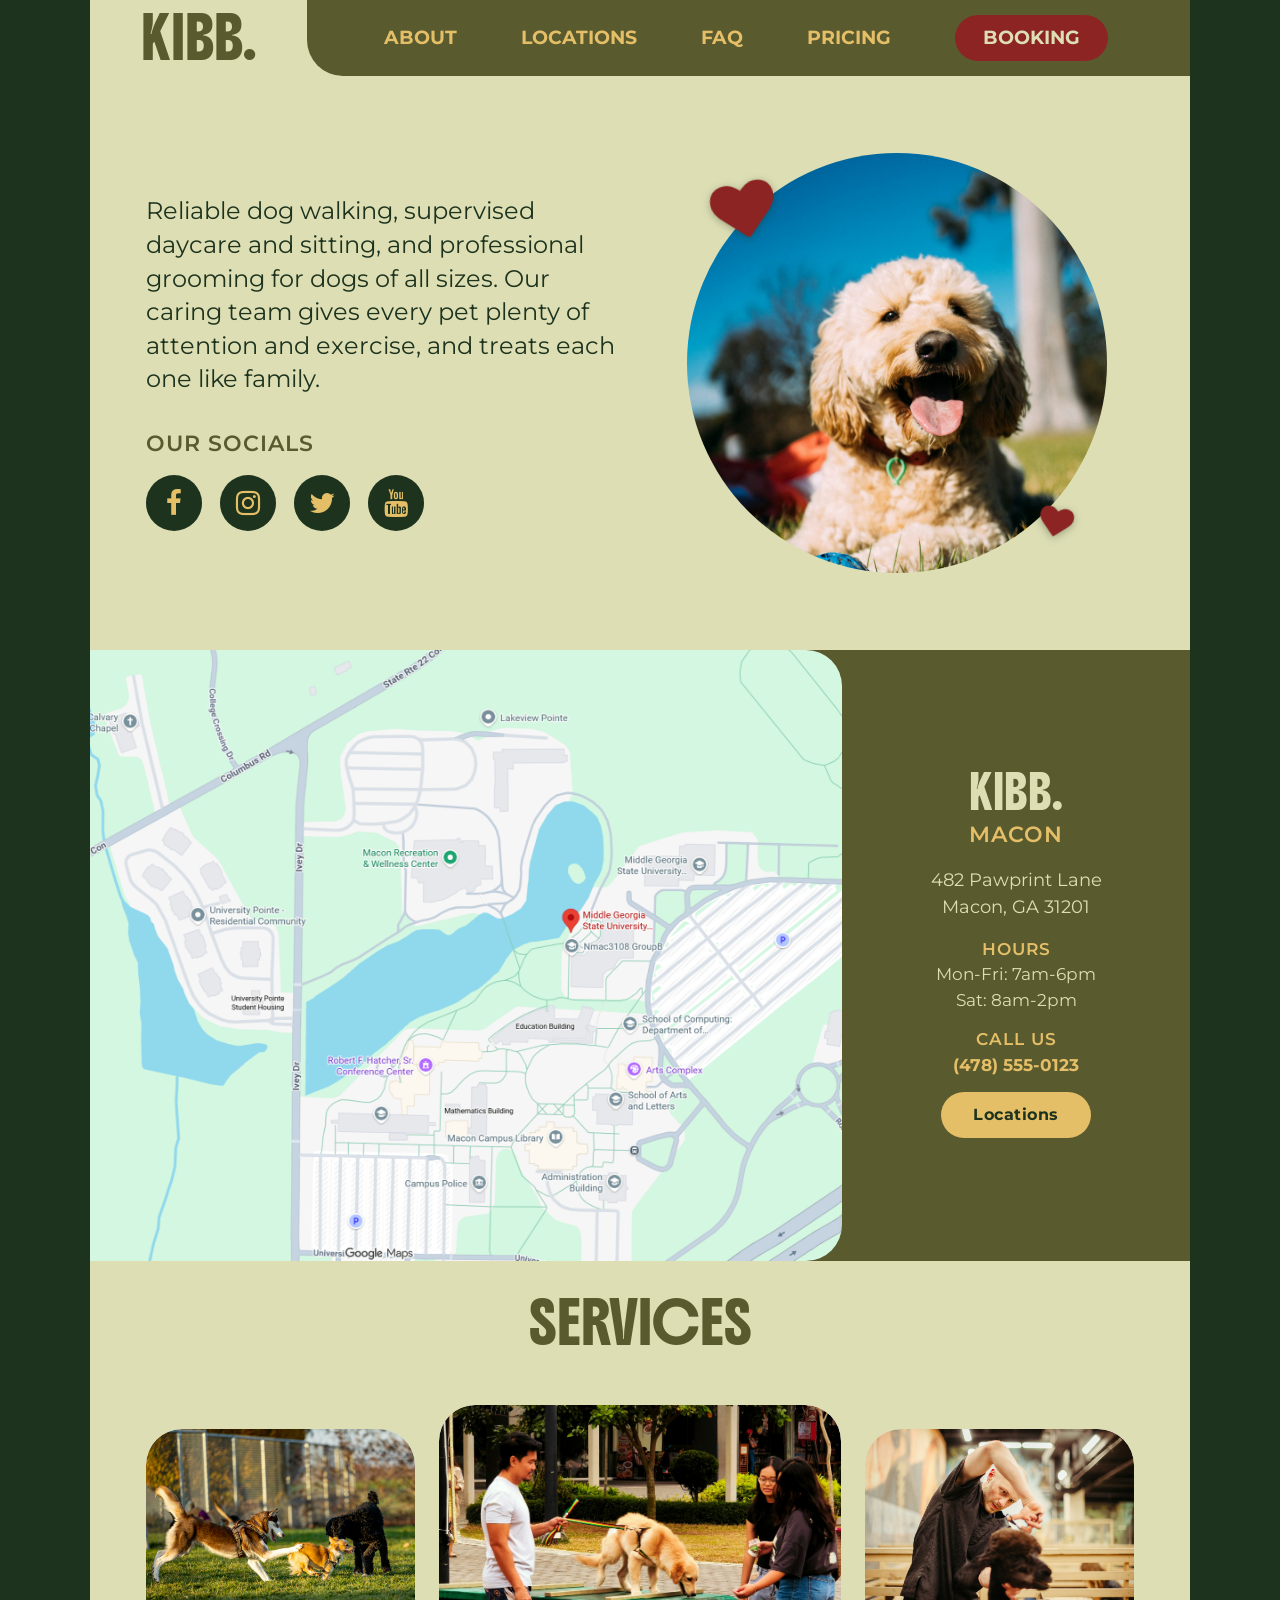
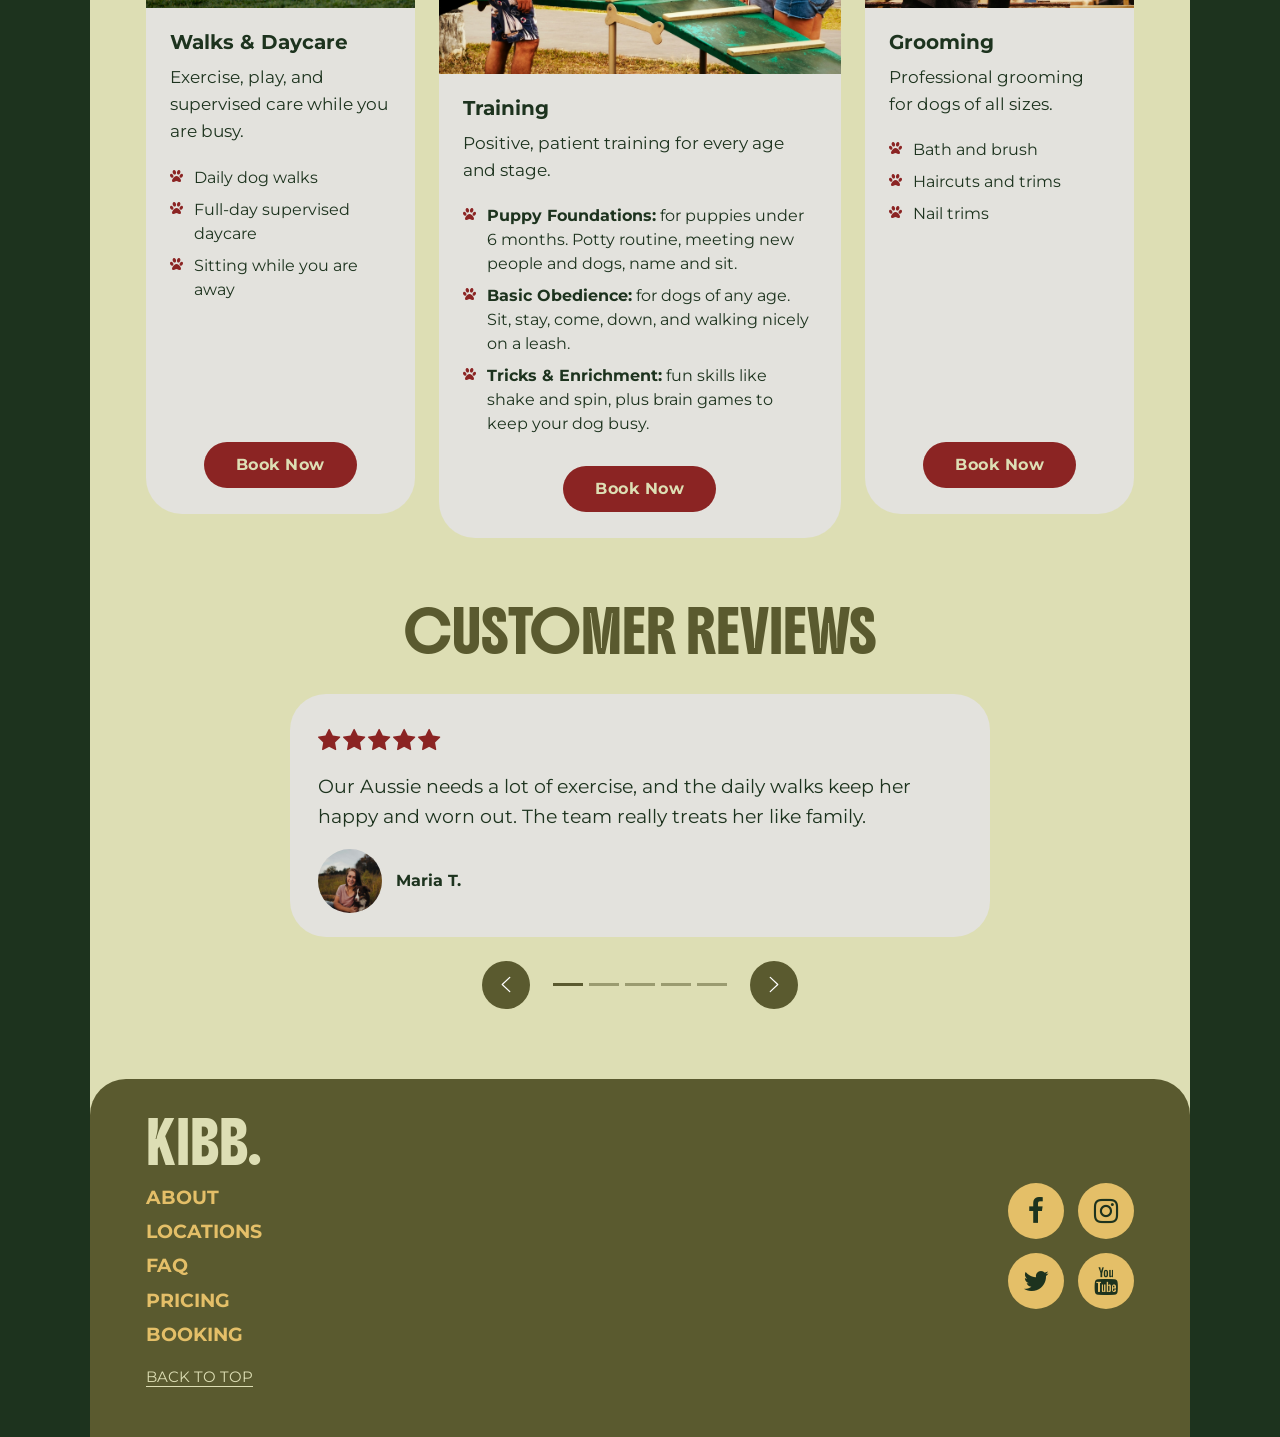
<file: index.html>
﻿<!doctype html>

<html lang="en">

	<head>

		<meta charset="utf-8">
		<meta name="viewport" content="width=device-width, initial-scale=1">
		<meta name="description" content="KIBB offers reliable dog walking, safe and supervised daycare and sitting, and professional grooming for dogs of all sizes.">
		<title>KIBB | Dog Walking, Daycare &amp; Grooming</title>
		<link rel="stylesheet" href="https://cdnjs.cloudflare.com/ajax/libs/font-awesome/4.7.0/css/font-awesome.min.css">
		<link rel="preconnect" href="https://fonts.googleapis.com">
		<link rel="preconnect" href="https://fonts.gstatic.com" crossorigin>
		<link href="https://fonts.googleapis.com/css2?family=Boldonse&amp;display=swap" rel="stylesheet">
		<link href="https://fonts.googleapis.com/css2?family=Montserrat:ital,wght@0,100..900;1,100..900&amp;display=swap" rel="stylesheet">
		<link href="https://cdn.jsdelivr.net/npm/bootstrap@5.3.8/dist/css/bootstrap.min.css" rel="stylesheet">
		<link href="style.css" rel="stylesheet">
		<script src="https://cdn.jsdelivr.net/npm/bootstrap@5.3.8/dist/js/bootstrap.bundle.min.js" defer></script>
		<script src="script.js" defer></script>
	</head>

	<body>

	<header class="site-header" id="top">
		<a class="logo" href="index.html">KIBB.</a>
		<nav aria-label="Main">
			<ul id="main-menu">
				<li><a href="ABOUT.html">ABOUT</a></li>
				<li><a href="Locations.html">LOCATIONS</a></li>
				<li><a href="faq.html">FAQ</a></li>
				<li><a href="pricing.html">PRICING</a></li>
				<li><a class="nav-button" href="booking.html">BOOKING</a></li>
			</ul>
		</nav><!-- end nav -->
	</header><!-- end site-header -->

	<main>

		<section class="hero">
			<h1 class="visually-hidden">KIBB: dog walking, daycare and grooming</h1>
			<div class="hero-text">
				<p>Reliable dog walking, supervised daycare and sitting, and professional grooming for dogs of all sizes.
				Our caring team gives every pet plenty of attention and exercise, and treats each one like family.</p>
				<div class="hero-socials">
					<h2>OUR SOCIALS</h2>
					<ul class="social-tiles">
						<li><a href="#" aria-label="Facebook" title="Facebook" data-bs-toggle="tooltip"><i class="fa fa-facebook" aria-hidden="true"></i></a></li>
						<li><a href="#" aria-label="Instagram" title="Instagram" data-bs-toggle="tooltip"><i class="fa fa-instagram" aria-hidden="true"></i></a></li>
						<li><a href="#" aria-label="Twitter" title="Twitter" data-bs-toggle="tooltip"><i class="fa fa-twitter" aria-hidden="true"></i></a></li>
						<li><a href="#" aria-label="YouTube" title="YouTube" data-bs-toggle="tooltip"><i class="fa fa-youtube" aria-hidden="true"></i></a></li>
					</ul>
				</div><!-- end hero-socials -->
			</div><!-- end hero-text -->
			<div class="hero-image-wrap">
				<img class="hero-image" src="images/jay-wennington-4qgcONWF5s4-unsplash(1).jpg" width="1200" height="1800" alt="A smiling goldendoodle lying in the grass beside a blue toy ball">
				<i class="fa fa-heart hero-heart" aria-hidden="true"></i>
				<i class="fa fa-heart hero-heart hero-heart-small" aria-hidden="true"></i>
			</div><!-- end hero-image-wrap -->
		</section><!-- end hero -->

		<section class="info-bar" aria-label="Location and map">
			<a class="info-map-link" href="https://www.google.com/maps/search/?api=1&amp;query=Macon+Campus+Library+Middle+Georgia+State+University+Macon+GA" target="_blank" rel="noopener">
				<img class="info-map" src="images/location.png" width="900" height="732" alt="Map of the KIBB location in Macon, GA. Click to open it in Google Maps.">
			</a>
			<div class="info-location">
				<div class="info-address">
					<h2><span class="info-logo">KIBB.</span> MACON</h2>
					<address>482 Pawprint Lane<br>Macon, GA 31201</address>
				</div><!-- end info-address -->
				<div class="info-details">
					<p class="info-hours"><strong>HOURS</strong><br>Mon-Fri: 7am-6pm<br>Sat: 8am-2pm</p>
					<p class="info-phone"><strong>CALL US</strong><br><a href="tel:+14785550123">(478) 555-0123</a></p>
				</div><!-- end info-details -->
				<a class="button" href="Locations.html">Locations</a>
			</div><!-- end info-location -->
		</section><!-- end info-bar -->

		<section class="offer" aria-labelledby="offer-heading">
			<h2 id="offer-heading">SERVICES</h2>
			<div class="cards">
				<a class="card" href="booking.html">
					<img src="images/leo_visions-korKbL5QE3c-unsplash(1).jpg" width="1200" height="800" alt="Three dogs playing together on the grass at a dog park">
					<div class="card-text">
						<h3>Walks &amp; Daycare</h3>
						<p>Exercise, play, and supervised care while you are busy.</p>
						<ul>
							<li>Daily dog walks</li>
							<li>Full-day supervised daycare</li>
							<li>Sitting while you are away</li>
						</ul>
						<span class="button">Book Now</span>
					</div><!-- end card-text -->
				</a>
				<a class="card" href="booking.html">
					<img src="images/jafetbyrne-photos-x9AVJwAtDgY-unsplash(1).jpg" width="1200" height="900" alt="A golden puppy walking across a green agility ramp while its owner holds the leash">
					<div class="card-text">
						<h3>Training</h3>
						<p>Positive, patient training for every age and stage.</p>
						<ul>
							<li><strong>Puppy Foundations:</strong> for puppies under 6 months. Potty routine, meeting new people and dogs, name and sit.</li>
							<li><strong>Basic Obedience:</strong> for dogs of any age. Sit, stay, come, down, and walking nicely on a leash.</li>
							<li><strong>Tricks &amp; Enrichment:</strong> fun skills like shake and spin, plus brain games to keep your dog busy.</li>
						</ul>
						<span class="button">Book Now</span>
					</div><!-- end card-text -->
				</a>
				<a class="card" href="booking.html">
					<img src="images/boney-QThF7Iv6vLY-unsplash(1).jpg" width="1200" height="799" alt="A groomer carefully trimming a dog's fur with scissors">
					<div class="card-text">
						<h3>Grooming</h3>
						<p>Professional grooming for dogs of all sizes.</p>
						<ul>
							<li>Bath and brush</li>
							<li>Haircuts and trims</li>
							<li>Nail trims</li>
						</ul>
						<span class="button">Book Now</span>
					</div><!-- end card-text -->
				</a>
			</div><!-- end cards -->
		</section><!-- end offer -->

		<section class="reviews" aria-labelledby="reviews-heading">
			<h2 id="reviews-heading">CUSTOMER REVIEWS</h2>
			<div id="reviewCarousel" class="carousel slide carousel-fade review-carousel" role="region" aria-label="Customer reviews">
				<div class="carousel-inner">
					<div class="carousel-item active">
						<figure class="review">
							<p class="stars"><span class="visually-hidden">5 out of 5 stars</span><i class="fa fa-star" aria-hidden="true"></i><i class="fa fa-star" aria-hidden="true"></i><i class="fa fa-star" aria-hidden="true"></i><i class="fa fa-star" aria-hidden="true"></i><i class="fa fa-star" aria-hidden="true"></i></p>
							<blockquote>
								<p>Our Aussie needs a lot of exercise, and the daily walks keep her happy and worn out. The team really treats her like family.</p>
							</blockquote>
							<figcaption><img src="images/customer-maria.jpg" width="64" height="64" alt="A smiling woman sitting in a grassy field with her brown and white dog"><span>Maria T.</span></figcaption>
						</figure>
					</div>
					<div class="carousel-item">
						<figure class="review">
							<p class="stars"><span class="visually-hidden">5 out of 5 stars</span><i class="fa fa-star" aria-hidden="true"></i><i class="fa fa-star" aria-hidden="true"></i><i class="fa fa-star" aria-hidden="true"></i><i class="fa fa-star" aria-hidden="true"></i><i class="fa fa-star" aria-hidden="true"></i></p>
							<blockquote>
								<p>The groomers were patient and gentle, and he has never looked better. We booked his next visit before we left.</p>
							</blockquote>
							<figcaption><img src="images/customer-james.jpg" width="64" height="64" alt="A smiling man holding his fluffy white and brown dog"><span>James R.</span></figcaption>
						</figure>
					</div>
					<div class="carousel-item">
						<figure class="review">
							<p class="stars"><span class="visually-hidden">5 out of 5 stars</span><i class="fa fa-star" aria-hidden="true"></i><i class="fa fa-star" aria-hidden="true"></i><i class="fa fa-star" aria-hidden="true"></i><i class="fa fa-star" aria-hidden="true"></i><i class="fa fa-star" aria-hidden="true"></i></p>
							<blockquote>
								<p>The training classes gave our boxer great manners, and the trainers made it fun for both of us.</p>
							</blockquote>
							<figcaption><img src="images/customer-marcus.jpg" width="64" height="64" alt="A laughing man in glasses hugging his boxer dog"><span>Marcus W.</span></figcaption>
						</figure>
					</div>
					<div class="carousel-item">
						<figure class="review">
							<p class="stars"><span class="visually-hidden">5 out of 5 stars</span><i class="fa fa-star" aria-hidden="true"></i><i class="fa fa-star" aria-hidden="true"></i><i class="fa fa-star" aria-hidden="true"></i><i class="fa fa-star" aria-hidden="true"></i><i class="fa fa-star" aria-hidden="true"></i></p>
							<blockquote>
								<p>Great daycare and great updates. I never worry when my little guy is with KIBB.</p>
							</blockquote>
							<figcaption><img src="images/customer-walter.jpg" width="64" height="64" alt="An older man in a cap holding his small white dog on a park bench"><span>Walter B.</span></figcaption>
						</figure>
					</div>
					<div class="carousel-item">
						<figure class="review">
							<p class="stars"><span class="visually-hidden">5 out of 5 stars</span><i class="fa fa-star" aria-hidden="true"></i><i class="fa fa-star" aria-hidden="true"></i><i class="fa fa-star" aria-hidden="true"></i><i class="fa fa-star" aria-hidden="true"></i><i class="fa fa-star" aria-hidden="true"></i></p>
							<blockquote>
								<p>Our big rottweiler is treated like a gentle giant. Safe, supervised play and a team we trust completely.</p>
							</blockquote>
							<figcaption><img src="images/customer-daniel.jpg" width="64" height="64" alt="A laughing man in sunglasses hugging his wet rottweiler at the beach"><span>Daniel P.</span></figcaption>
						</figure>
					</div>
				</div><!-- end carousel-inner -->
				<div class="review-controls">
					<button class="carousel-control-prev" type="button" data-bs-target="#reviewCarousel" data-bs-slide="prev">
						<span class="carousel-control-prev-icon" aria-hidden="true"></span>
						<span class="visually-hidden">Previous review</span>
					</button>
					<div class="carousel-indicators">
						<button type="button" data-bs-target="#reviewCarousel" data-bs-slide-to="0" class="active" aria-current="true" aria-label="Review 1"></button>
						<button type="button" data-bs-target="#reviewCarousel" data-bs-slide-to="1" aria-label="Review 2"></button>
						<button type="button" data-bs-target="#reviewCarousel" data-bs-slide-to="2" aria-label="Review 3"></button>
						<button type="button" data-bs-target="#reviewCarousel" data-bs-slide-to="3" aria-label="Review 4"></button>
						<button type="button" data-bs-target="#reviewCarousel" data-bs-slide-to="4" aria-label="Review 5"></button>
					</div><!-- end carousel-indicators -->
					<button class="carousel-control-next" type="button" data-bs-target="#reviewCarousel" data-bs-slide="next">
						<span class="carousel-control-next-icon" aria-hidden="true"></span>
						<span class="visually-hidden">Next review</span>
					</button>
				</div><!-- end review-controls -->
			</div><!-- end review-carousel -->
		</section><!-- end reviews -->


	</main><!-- end main -->

	<footer class="site-footer">
		<div class="footer-left">
			<a class="logo footer-logo" href="index.html">KIBB.</a>
			<nav aria-label="Footer">
				<ul>
					<li><a href="ABOUT.html">ABOUT</a></li>
					<li><a href="Locations.html">LOCATIONS</a></li>
					<li><a href="faq.html">FAQ</a></li>
					<li><a href="pricing.html">PRICING</a></li>
					<li><a class="nav-button" href="booking.html">BOOKING</a></li>
					<li><a class="top-link" href="#top">BACK TO TOP</a></li>
				</ul>
			</nav><!-- end footer nav -->
		</div><!-- end footer-left -->
		<div class="footer-right">
			<ul class="social-tiles">
				<li><a href="#" aria-label="Facebook" title="Facebook" data-bs-toggle="tooltip"><i class="fa fa-facebook" aria-hidden="true"></i></a></li>
				<li><a href="#" aria-label="Instagram" title="Instagram" data-bs-toggle="tooltip"><i class="fa fa-instagram" aria-hidden="true"></i></a></li>
				<li><a href="#" aria-label="Twitter" title="Twitter" data-bs-toggle="tooltip"><i class="fa fa-twitter" aria-hidden="true"></i></a></li>
				<li><a href="#" aria-label="YouTube" title="YouTube" data-bs-toggle="tooltip"><i class="fa fa-youtube" aria-hidden="true"></i></a></li>
			</ul>
		</div><!-- end footer-right -->
	</footer><!-- end site-footer -->

</body>
</html>
</file>
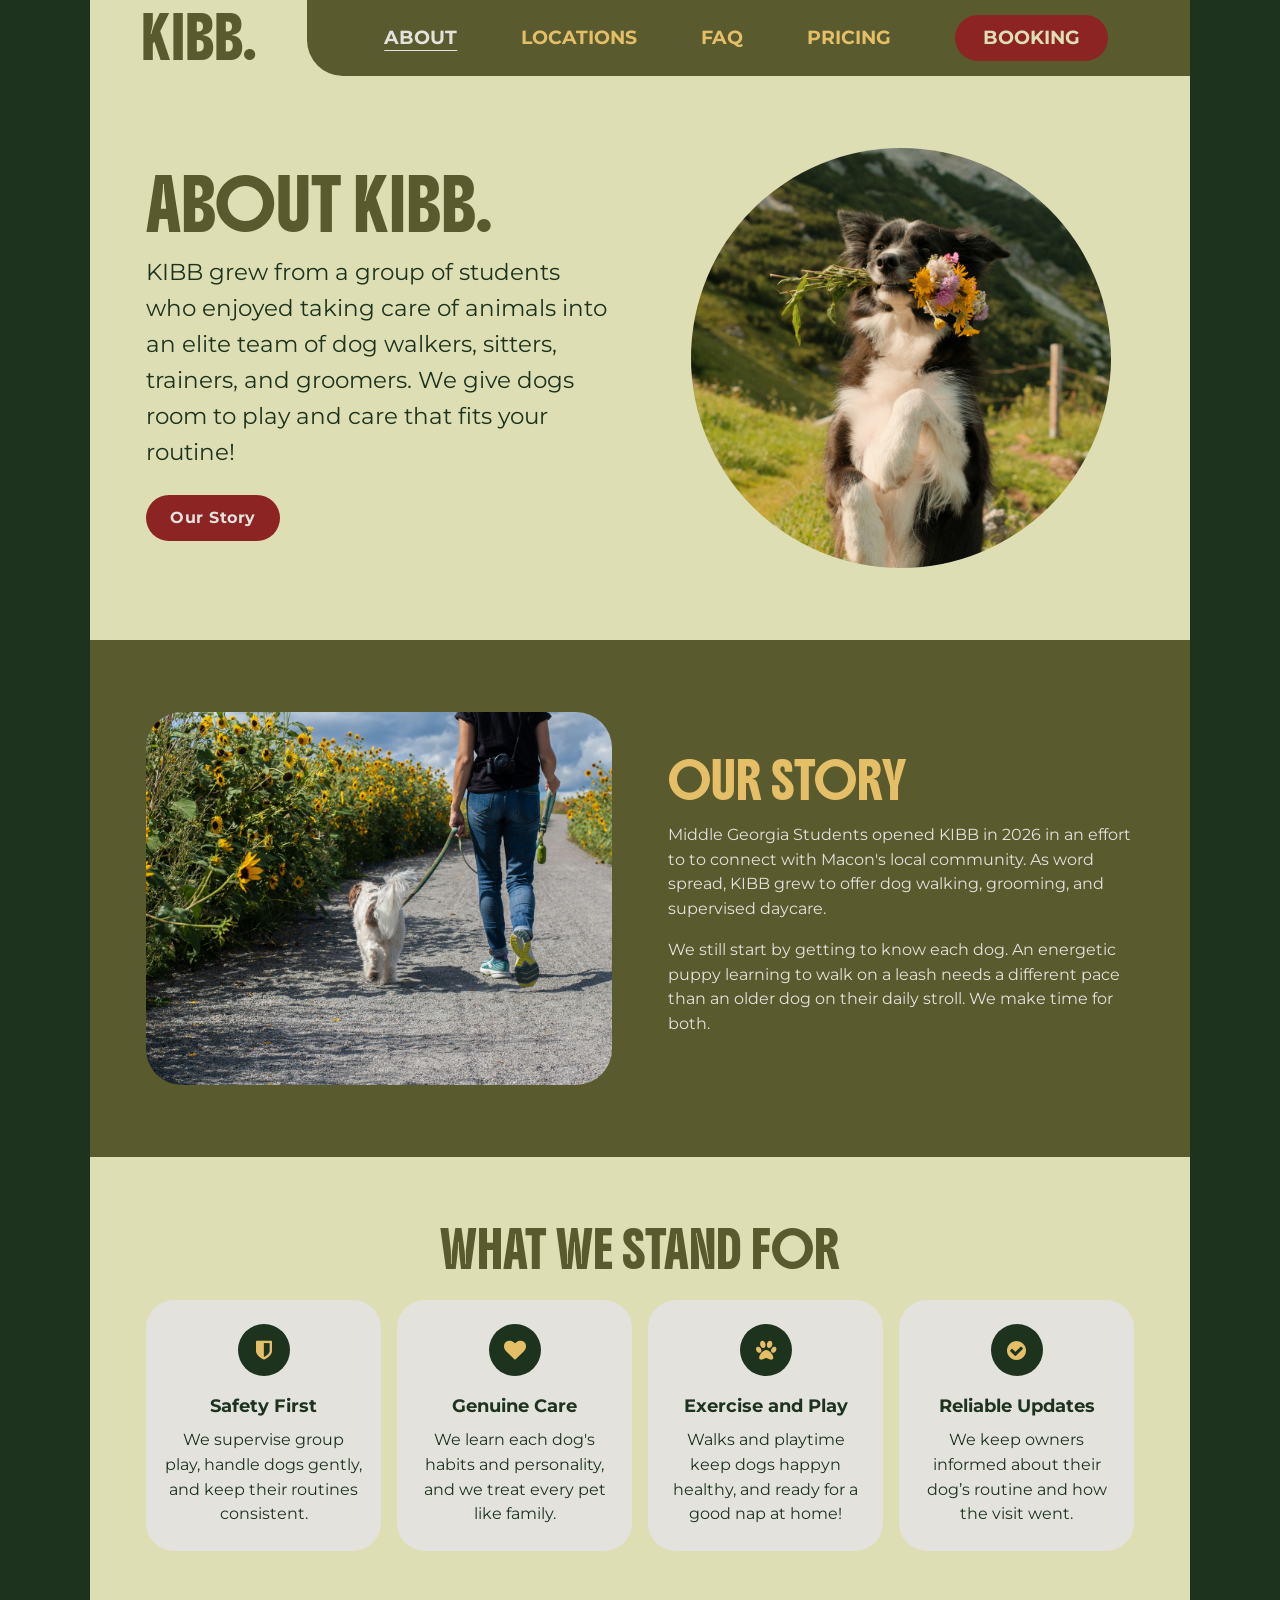
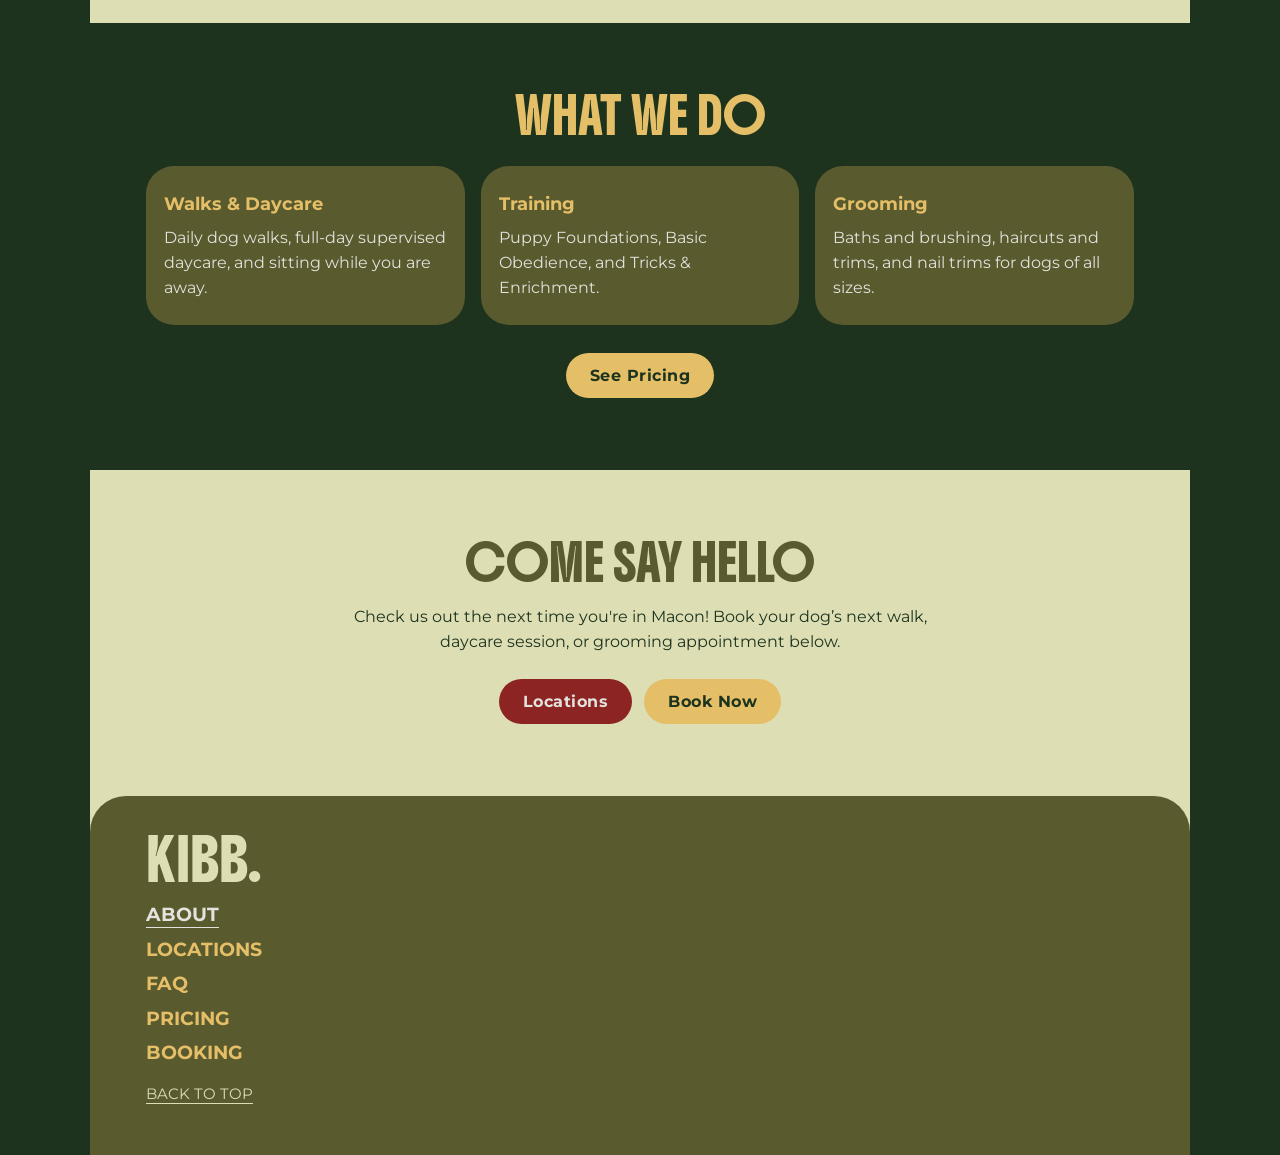
<file: ABOUT.html>
<!doctype html>

<html lang="en">

	<head>

		<meta charset="utf-8">
		<meta name="viewport" content="width=device-width, initial-scale=1">
		<meta name="description" content="Learn about KIBB, a Macon, GA team offering dog walking, daycare, training and grooming. Meet our story, our values and the care behind every visit.">
		<title>About | KIBB Dog Walking, Daycare &amp; Grooming</title>
		<link rel="stylesheet" href="https://cdnjs.cloudflare.com/ajax/libs/font-awesome/4.7.0/css/font-awesome.min.css">
		<link rel="preconnect" href="https://fonts.googleapis.com">
		<link rel="preconnect" href="https://fonts.gstatic.com" crossorigin>
		<link href="https://fonts.googleapis.com/css2?family=Boldonse&amp;display=swap" rel="stylesheet">
		<link href="https://fonts.googleapis.com/css2?family=Montserrat:ital,wght@0,100..900;1,100..900&amp;display=swap" rel="stylesheet">
		<link href="https://cdn.jsdelivr.net/npm/bootstrap@5.3.8/dist/css/bootstrap.min.css" rel="stylesheet">
		<link href="style.css" rel="stylesheet">
		<link href="styleA.css" rel="stylesheet">
		<script src="https://cdn.jsdelivr.net/npm/bootstrap@5.3.8/dist/js/bootstrap.bundle.min.js" defer></script>
		<script src="script.js" defer></script>
	</head>

	<body class="kibb-about">
	<a class="about-skip" href="#about-main">Skip to content</a>

	<header class="site-header" id="top">
		<a class="logo" href="index.html">KIBB.</a>
		<nav aria-label="Main">
			<ul id="main-menu">
				<li><a href="ABOUT.html" aria-current="page">ABOUT</a></li>
				<li><a href="Locations.html">LOCATIONS</a></li>
				<li><a href="faq.html">FAQ</a></li>
				<li><a href="pricing.html">PRICING</a></li>
				<li><a class="nav-button" href="booking.html">BOOKING</a></li>
			</ul>
		</nav><!-- end nav -->
	</header><!-- end site-header -->

	<main id="about-main" tabindex="-1">

		<section class="about-intro" aria-labelledby="about-heading">
			<div>
				<h1 id="about-heading">ABOUT KIBB.</h1>
				<p>KIBB grew from a group of students who enjoyed taking care of animals into an elite team of dog walkers, sitters, trainers, and groomers. We give dogs room to play and care that fits your routine!</p>
				<a class="button" href="#story-heading">Our Story</a>
			</div>
			<img class="about-hero-photo" src="img/daniel-j-schwarz-XAfyShV-bAo-unsplash.jpg" width="1920" height="2880" alt="A smiling goldendoodle in the grass with a blue toy ball">
		</section>

		<section class="about-story" aria-labelledby="story-heading">
			<img class="story-photo" src="img/delphine-beausoleil-byFmFcBqPNY-unsplash.jpg" width="1920" height="2880" loading="lazy" alt="KIBB founder Arjun kneeling beside a golden retriever in a blue harness">
			<div class="story-text">
				<h2 id="story-heading" tabindex="-1">OUR STORY</h2>
				<p>Middle Georgia Students opened KIBB in 2026 in an effort to  to connect with Macon's local community. As word spread, KIBB grew to offer dog walking, grooming, and supervised daycare.</p>
				<p>We still start by getting to know each dog. An energetic puppy learning to walk on a leash needs a different pace than an older dog on their daily stroll. We make time for both.</p>
			</div>
		</section>

		<section class="about-values" aria-labelledby="values-heading">
			<h2 id="values-heading">WHAT WE STAND FOR</h2>
			<ul class="value-list" role="list">
				<li>
					<span class="value-icon"><i class="fa fa-shield" aria-hidden="true"></i></span>
					<h3>Safety First</h3>
					<p>We supervise group play, handle dogs gently, and keep their routines consistent.</p>
				</li>
				<li>
					<span class="value-icon"><i class="fa fa-heart" aria-hidden="true"></i></span>
					<h3>Genuine Care</h3>
					<p>We learn each dog's habits and personality, and we treat every pet like family.</p>
				</li>
				<li>
					<span class="value-icon"><i class="fa fa-paw" aria-hidden="true"></i></span>
					<h3>Exercise and Play</h3>
					<p>Walks and playtime keep dogs happyn healthy, and ready for a good nap at home!</p>
				</li>
				<li>
					<span class="value-icon"><i class="fa fa-check-circle" aria-hidden="true"></i></span>
					<h3>Reliable Updates</h3>
					<p>We keep owners informed about their dog’s routine and how the visit went.</p>
				</li>
			</ul><!-- end value-list -->
		</section><!-- end about-values -->

		<section class="about-services" aria-labelledby="services-heading">
			<h2 id="services-heading">WHAT WE DO</h2>
			<ul class="service-list" role="list">
				<li>
					<h3>Walks &amp; Daycare</h3>
					<p>Daily dog walks, full-day supervised daycare, and sitting while you are away.</p>
				</li>
				<li>
					<h3>Training</h3>
					<p>Puppy Foundations, Basic Obedience, and Tricks &amp; Enrichment.</p>
				</li>
				<li>
					<h3>Grooming</h3>
					<p>Baths and brushing, haircuts and trims, and nail trims for dogs of all sizes.</p>
				</li>
			</ul><!-- end service-list -->
			<div class="service-action">
				<a class="button" href="pricing.html">See Pricing</a>
			</div><!-- end service-action -->
		</section><!-- end about-services -->

		<section class="about-cta" aria-labelledby="cta-heading">
			<div class="cta-text">
				<h2 id="cta-heading">COME SAY HELLO</h2>
				<p>Check us out the next time you're in Macon! Book your dog’s next walk, daycare session, or grooming appointment below.</p>
				<div class="cta-buttons">
					<a class="button" href="Locations.html">Locations</a>
					<a class="button button-light" href="booking.html">Book Now</a>
				</div><!-- end cta-buttons -->
			</div><!-- end cta-text -->
		</section><!-- end about-cta -->

	</main><!-- end main -->

	<footer class="site-footer">
		<div class="footer-left">
			<a class="logo footer-logo" href="index.html">KIBB.</a>
			<nav aria-label="Footer">
				<ul>
					<li><a href="ABOUT.html" aria-current="page">ABOUT</a></li>
					<li><a href="Locations.html">LOCATIONS</a></li>
					<li><a href="faq.html">FAQ</a></li>
					<li><a href="pricing.html">PRICING</a></li>
					<li><a class="nav-button" href="booking.html">BOOKING</a></li>
					<li><a class="top-link" href="#top">BACK TO TOP</a></li>
				</ul>
			</nav><!-- end footer nav -->
		</div><!-- end footer-left -->
	</footer><!-- end site-footer -->

</body>
</html>
</file>
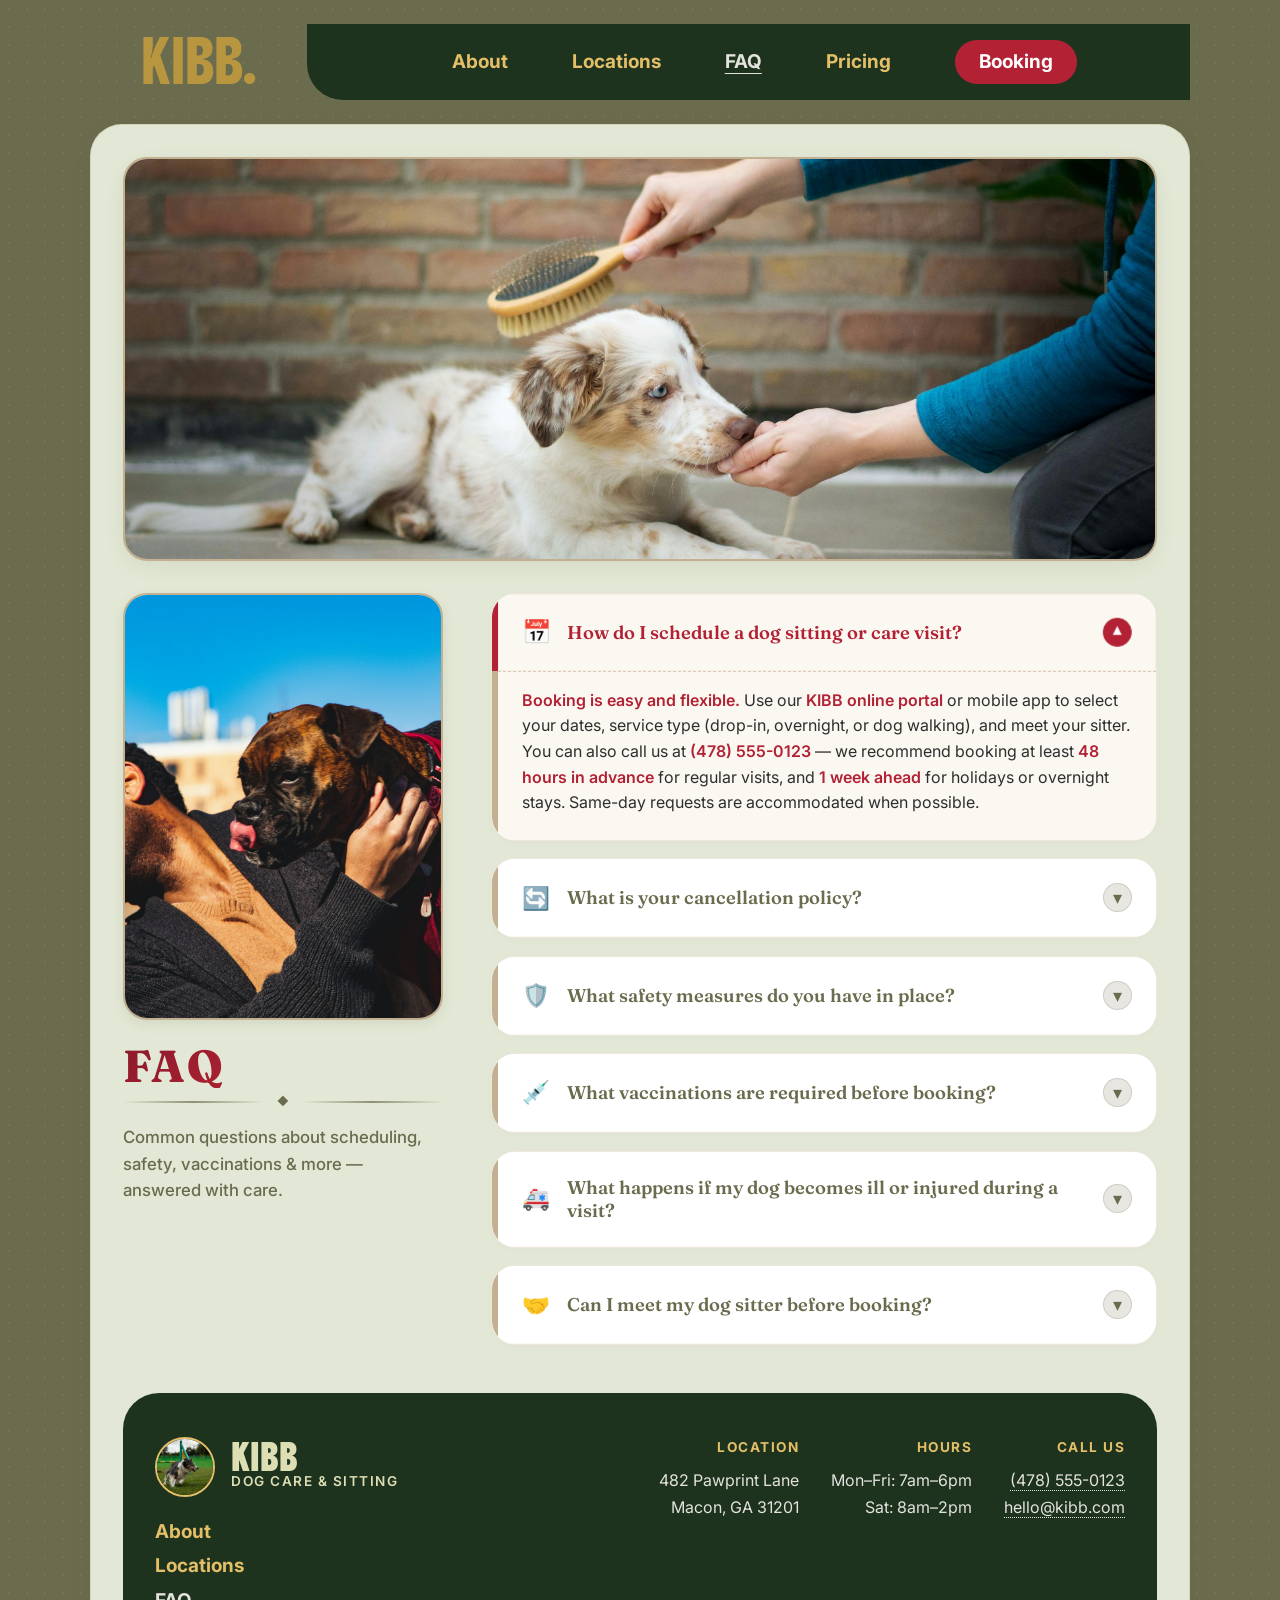
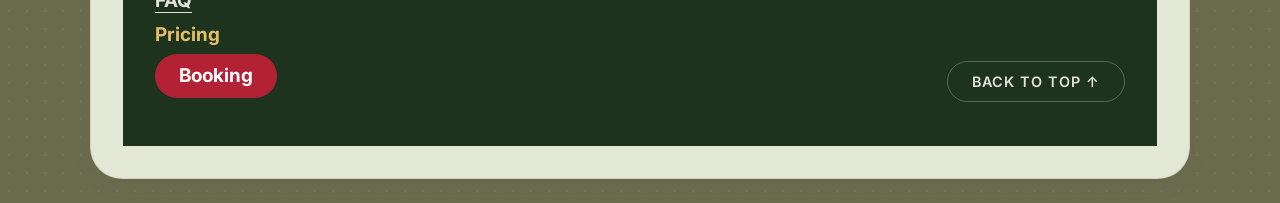
<file: faq.html>
<!DOCTYPE html>
<html lang="en">
<head>
    <meta charset="UTF-8">
    <meta name="viewport" content="width=device-width, initial-scale=1">
    <title>KIBB — FAQ</title>

    <!-- Fonts: Fraunces (display) + Inter (body) + Boldonse (logo) -->
    <link rel="preconnect" href="https://fonts.googleapis.com">
    <link rel="preconnect" href="https://fonts.gstatic.com" crossorigin>
    <link href="https://fonts.googleapis.com/css2?family=Boldonse&family=Fraunces:opsz,wght@9..144,600;9..144,800&family=Inter:wght@400;500;600;700&display=swap" rel="stylesheet">

    <link rel="stylesheet" href="stylef.css">
</head>
<body id="top">

<header class="site-header">
    <a href="index.html" class="logo">KIBB.</a>
    
    <nav aria-label="Primary">
        <ul>
            <li><a href="ABOUT.html">About</a></li>
            <li><a href="Locations.html">Locations</a></li>
            <li><a href="faq.html" class="active" aria-current="page">FAQ</a></li>
            <li><a href="pricing.html">Pricing</a></li>
            <li><a href="booking.html" class="nav-cta">Booking</a></li>
        </ul>
    </nav>
</header>

<main class="faq-container">
    
    <!-- HERO SECTION -->
    <section class="faq-hero">
        <div class="hero-image-wrapper">
            <img src="images/ayla-verschueren-DAhcXRQciY4-unsplash(1).jpg" alt="A dog being brushed during a grooming session" loading="eager">
        </div>
    </section>

    <!-- MAIN SPLIT LAYOUT -->
    <div class="faq-layout">
        
        <!-- SIDEBAR -->
        <aside class="faq-sidebar">
            <div class="sidebar-image">
                <img src="images/customer-marcus.jpg" alt="A smiling man holding his brown dog in a red sweater" loading="lazy">
            </div>
            
            <div class="sidebar-content">
                <h1 class="kibb-logo">FAQ</h1>
                <div class="header-ornament" aria-hidden="true">
                    <span class="ornament-line"></span>
                    <span class="ornament-diamond">◆</span>
                    <span class="ornament-line"></span>
                </div>
                <p class="sidebar-intro">
                    Common questions about scheduling, safety, vaccinations &amp; more — answered with care.
                </p>
            </div>
        </aside>

        <!-- FAQ LIST -->
        <section class="faq-content">
            <div class="faq-grid">

                <!-- 1. Scheduling -->
                <div class="faq-item active">
                    <button class="faq-question" type="button" aria-expanded="true" aria-controls="faq-answer-1" id="faq-question-1">
                        <span class="faq-icon" aria-hidden="true">📅</span>
                        <span class="faq-question-text">How do I schedule a dog sitting or care visit?</span>
                        <span class="faq-toggle" aria-hidden="true">▾</span>
                    </button>
                    <div class="faq-answer" id="faq-answer-1" role="region" aria-labelledby="faq-question-1">
                        <div class="faq-answer-inner">
                            <p><strong>Booking is easy and flexible.</strong> Use our <strong>KIBB online portal</strong> or mobile app to select your dates, service type (drop-in, overnight, or dog walking), and meet your sitter. You can also call us at <strong>(478) 555-0123</strong> — we recommend booking at least <strong>48 hours in advance</strong> for regular visits, and <strong>1 week ahead</strong> for holidays or overnight stays. Same-day requests are accommodated when possible.</p>
                        </div>
                    </div>
                </div>

                <!-- 2. Cancellations -->
                <div class="faq-item">
                    <button class="faq-question" type="button" aria-expanded="false" aria-controls="faq-answer-2" id="faq-question-2">
                        <span class="faq-icon" aria-hidden="true">🔄</span>
                        <span class="faq-question-text">What is your cancellation policy?</span>
                        <span class="faq-toggle" aria-hidden="true">▾</span>
                    </button>
                    <div class="faq-answer" id="faq-answer-2" role="region" aria-labelledby="faq-question-2">
                        <div class="faq-answer-inner">
                            <p><strong>We understand plans change.</strong> Cancellations made <strong>more than 48 hours</strong> before the scheduled service are free of charge. Cancellations within <strong>24–48 hours</strong> incur a 50% fee. <strong>Within 24 hours</strong> or no-shows are charged the full service amount. For emergencies or illness, please contact us directly — we handle these case-by-case with compassion.</p>
                        </div>
                    </div>
                </div>

                <!-- 3. Safety & security -->
                <div class="faq-item">
                    <button class="faq-question" type="button" aria-expanded="false" aria-controls="faq-answer-3" id="faq-question-3">
                        <span class="faq-icon" aria-hidden="true">🛡️</span>
                        <span class="faq-question-text">What safety measures do you have in place?</span>
                        <span class="faq-toggle" aria-hidden="true">▾</span>
                    </button>
                    <div class="faq-answer" id="faq-answer-3" role="region" aria-labelledby="faq-question-3">
                        <div class="faq-answer-inner">
                            <p><strong>Your dog’s safety is our top priority.</strong> All KIBB sitters are background-checked, insured, and trained in pet first aid &amp; CPR. We use secure harnesses and leashes, and follow your home safety protocol. For overnight stays, we provide daily photo updates and a 24/7 emergency line. We also maintain a <strong>no-contact policy with unknown dogs</strong> during walks to avoid incidents.</p>
                        </div>
                    </div>
                </div>

                <!-- 4. Vaccination requirements -->
                <div class="faq-item">
                    <button class="faq-question" type="button" aria-expanded="false" aria-controls="faq-answer-4" id="faq-question-4">
                        <span class="faq-icon" aria-hidden="true">💉</span>
                        <span class="faq-question-text">What vaccinations are required before booking?</span>
                        <span class="faq-toggle" aria-hidden="true">▾</span>
                    </button>
                    <div class="faq-answer" id="faq-answer-4" role="region" aria-labelledby="faq-question-4">
                        <div class="faq-answer-inner">
                            <p><strong>To keep all dogs safe, we require proof of:</strong></p>
                            <ul>
                                <li><strong>Rabies</strong> (current within 1 or 3 years per local law)</li>
                                <li><strong>DHPP</strong> (Distemper, Hepatitis, Parvovirus, Parainfluenza)</li>
                                <li><strong>Bordetella</strong> (kennel cough) — recommended, and required for group play or overnight stays</li>
                            </ul>
                            <p>Please upload vaccination records through our portal or email them to <strong>records@kibb.com</strong>. We also recommend flea &amp; tick prevention, especially during warmer months.</p>
                        </div>
                    </div>
                </div>

                <!-- 5. Illness / injury -->
                <div class="faq-item">
                    <button class="faq-question" type="button" aria-expanded="false" aria-controls="faq-answer-5" id="faq-question-5">
                        <span class="faq-icon" aria-hidden="true">🚑</span>
                        <span class="faq-question-text">What happens if my dog becomes ill or injured during a visit?</span>
                        <span class="faq-toggle" aria-hidden="true">▾</span>
                    </button>
                    <div class="faq-answer" id="faq-answer-5" role="region" aria-labelledby="faq-question-5">
                        <div class="faq-answer-inner">
                            <p><strong>We act immediately.</strong> Sitters are trained in pet first aid and will contact you right away using your preferred method. If we cannot reach you or your vet, we will take your dog to the nearest 24-hour emergency veterinary clinic (we keep a list of your preferred providers). All incidents are documented, and we follow up with a full report. <strong>KIBB sitters are covered by our liability insurance</strong> for any accidental injury during care.</p>
                        </div>
                    </div>
                </div>

                <!-- 6. Meet & greet -->
                <div class="faq-item">
                    <button class="faq-question" type="button" aria-expanded="false" aria-controls="faq-answer-6" id="faq-question-6">
                        <span class="faq-icon" aria-hidden="true">🤝</span>
                        <span class="faq-question-text">Can I meet my dog sitter before booking?</span>
                        <span class="faq-toggle" aria-hidden="true">▾</span>
                    </button>
                    <div class="faq-answer" id="faq-answer-6" role="region" aria-labelledby="faq-question-6">
                        <div class="faq-answer-inner">
                            <p><strong>Absolutely!</strong> We offer a free <strong>meet-and-greet</strong> (in-person or virtual) before your first service. This helps your dog become familiar with the sitter and allows us to learn your routine, feeding schedule, and any quirks. Simply request a meet-and-greet when you book, and we’ll arrange a time that works for you.</p>
                        </div>
                    </div>
                </div>

            </div>
        </section>
    </div>

    <!-- UPDATED GRID FOOTER -->
    <footer class="faq-footer">
        <!-- Left Column -->
        <div class="footer-left">
            <div class="footer-brand">
                <div class="footer-photo">
                    <img src="images/roger-chapman-yDtd-yjAXNA-unsplash(1).jpg" alt="A blue merle collie running on grass near agility equipment">
                </div>
                <div class="footer-brand-text">
                    <strong>KIBB</strong>
                    <span>dog care &amp; sitting</span>
                </div>
            </div>
            <nav>
                <ul>
                    <li><a href="ABOUT.html">About</a></li>
                    <li><a href="Locations.html">Locations</a></li>
                    <li><a href="faq.html" class="active" aria-current="page">FAQ</a></li>
                    <li><a href="pricing.html">Pricing</a></li>
                    <li><a href="booking.html" class="nav-cta">Booking</a></li>
                </ul>
            </nav>
        </div>

        <!-- Right Column -->
        <div class="footer-right">
            <div class="footer-details">
                <div class="footer-block">
                    <h4>Location</h4>
                    <address>
                        482 Pawprint Lane<br>
                        Macon, GA 31201
                    </address>
                </div>

                <div class="footer-block">
                    <h4>Hours</h4>
                    <p>
                        Mon&ndash;Fri: 7am&ndash;6pm<br>
                        Sat: 8am&ndash;2pm
                    </p>
                </div>

                <div class="footer-block">
                    <h4>Call Us</h4>
                    <p><a href="tel:+14785550123">(478) 555-0123</a></p>
                    <p><a href="mailto:hello@kibb.com">hello@kibb.com</a></p>
                </div>
            </div>

            <div class="footer-bottom">
                <a href="#top" class="back-to-top">back to top ↑</a>
            </div>
        </div>
    </footer>
</main>

<!-- FAQ toggle -->
<script>
    (function () {
        const faqItems = document.querySelectorAll('.faq-item');

        faqItems.forEach(item => {
            const question = item.querySelector('.faq-question');

            question.addEventListener('click', function () {
                const isActive = item.classList.contains('active');

                faqItems.forEach(i => {
                    i.classList.remove('active');
                    i.querySelector('.faq-question').setAttribute('aria-expanded', 'false');
                });

                if (!isActive) {
                    item.classList.add('active');
                    question.setAttribute('aria-expanded', 'true');
                }
            });
        });

        if (faqItems.length > 0) {
            faqItems[0].classList.add('active');
            faqItems[0].querySelector('.faq-question').setAttribute('aria-expanded', 'true');
        }
    })();
</script>

</body>
</html>
</file>
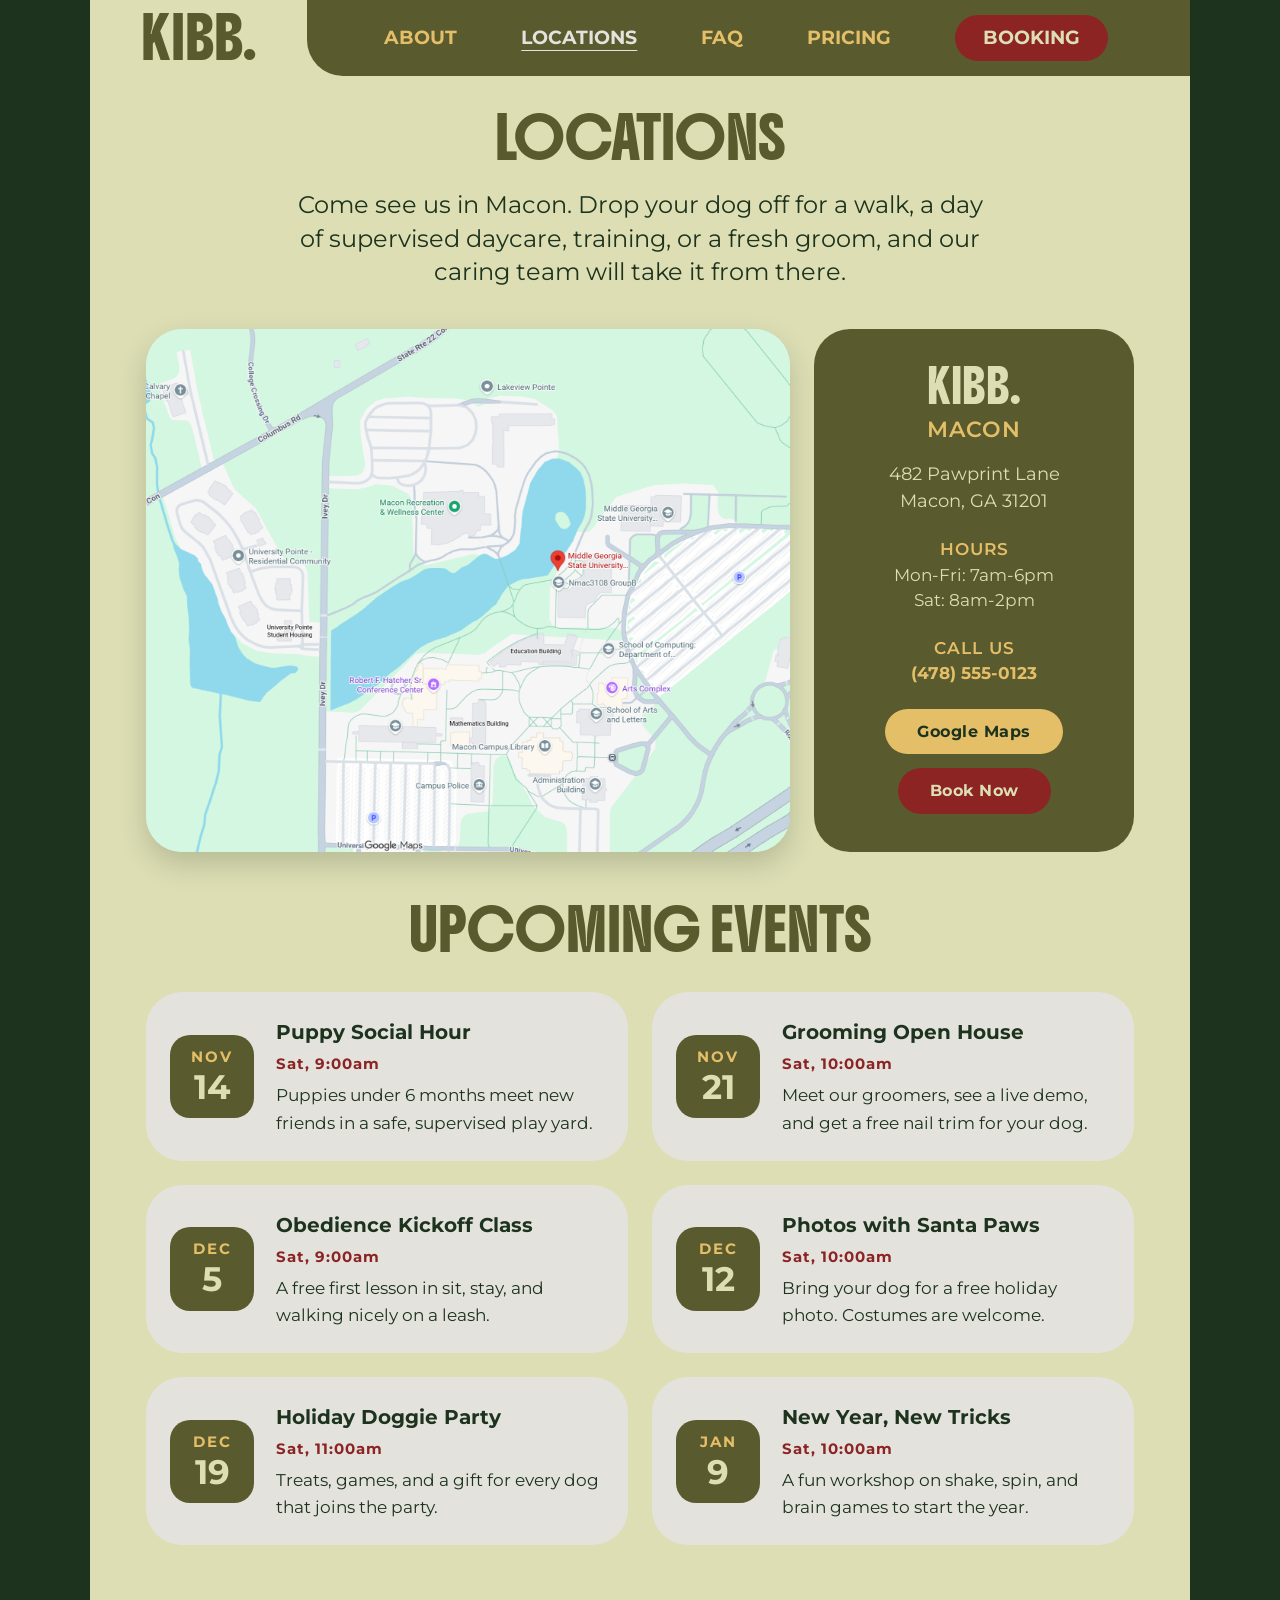
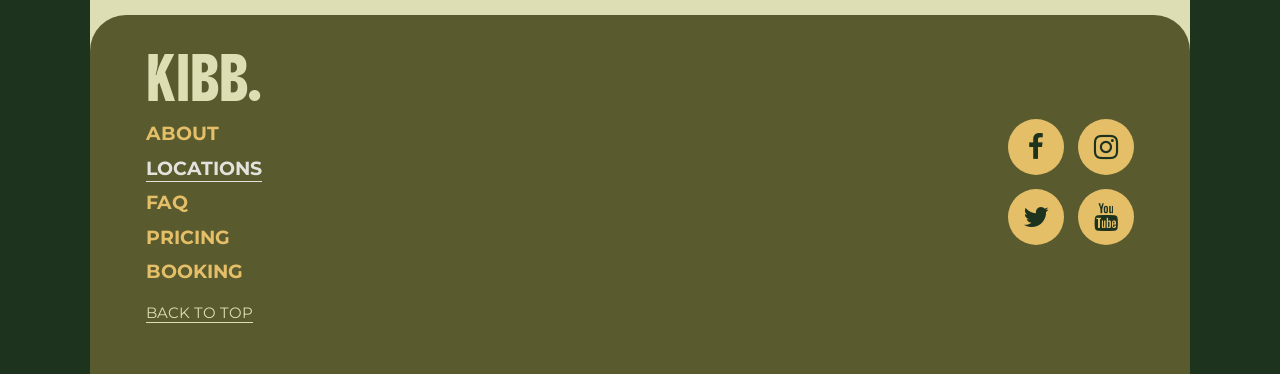
<file: Locations.html>
﻿<!doctype html>

<html lang="en">

	<head>

		<meta charset="utf-8">
		<meta name="viewport" content="width=device-width, initial-scale=1">
		<meta name="description" content="Find KIBB in Macon, GA. See our address, hours and phone number, get directions on Google Maps, and check out our upcoming events.">
		<title>Locations | KIBB Dog Walking, Daycare &amp; Grooming</title>
		<link rel="stylesheet" href="https://cdnjs.cloudflare.com/ajax/libs/font-awesome/4.7.0/css/font-awesome.min.css">
		<link rel="preconnect" href="https://fonts.googleapis.com">
		<link rel="preconnect" href="https://fonts.gstatic.com" crossorigin>
		<link href="https://fonts.googleapis.com/css2?family=Boldonse&amp;display=swap" rel="stylesheet">
		<link href="https://fonts.googleapis.com/css2?family=Montserrat:ital,wght@0,100..900;1,100..900&amp;display=swap" rel="stylesheet">
		<link href="https://cdn.jsdelivr.net/npm/bootstrap@5.3.8/dist/css/bootstrap.min.css" rel="stylesheet">
		<link href="style.css" rel="stylesheet">
		<link href="styleL.css" rel="stylesheet">
		<script src="https://cdn.jsdelivr.net/npm/bootstrap@5.3.8/dist/js/bootstrap.bundle.min.js" defer></script>
		<script src="script.js" defer></script>
	</head>

	<body>

	<header class="site-header" id="top">
		<a class="logo" href="index.html">KIBB.</a>
		<nav aria-label="Main">
			<ul id="main-menu">
				<li><a href="ABOUT.html">ABOUT</a></li>
				<li><a href="Locations.html">LOCATIONS</a></li>
				<li><a href="faq.html">FAQ</a></li>
				<li><a href="pricing.html">PRICING</a></li>
				<li><a class="nav-button" href="booking.html">BOOKING</a></li>
			</ul>
		</nav><!-- end nav -->
	</header><!-- end site-header -->

	<main>

		<section class="locations-intro">
			<h1>LOCATIONS</h1>
			<p>Come see us in Macon. Drop your dog off for a walk, a day of supervised daycare, training, or a fresh groom, and our caring team will take it from there.</p>
		</section><!-- end locations-intro -->

		<div class="location-finder">
			<div class="map-wrap">
				<a class="map-link" href="https://www.google.com/maps/search/?api=1&amp;query=Macon+Campus+Library+Middle+Georgia+State+University+Macon+GA" target="_blank" rel="noopener">
					<img class="location-map" src="images/location.png" width="900" height="732" alt="Map of the KIBB location in Macon, GA. Click to open it in Google Maps.">
				</a><!-- end map-link -->
			</div><!-- end map-wrap -->

			<article class="location-card" aria-labelledby="location-heading">
				<div class="location-col">
					<h2 id="location-heading"><span class="location-logo">KIBB.</span> MACON</h2>
					<address>482 Pawprint Lane<br>Macon, GA 31201</address>
					<a class="button" href="https://www.google.com/maps/search/?api=1&amp;query=Macon+Campus+Library+Middle+Georgia+State+University+Macon+GA" target="_blank" rel="noopener">Google Maps</a>
				</div><!-- end location-col -->
				<div class="location-col">
					<p class="location-hours"><strong>HOURS</strong><br>Mon-Fri: 7am-6pm<br>Sat: 8am-2pm</p>
					<p class="location-phone"><strong>CALL US</strong><br><a href="tel:+14785550123">(478) 555-0123</a></p>
					<a class="button button-light" href="booking.html">Book Now</a>
				</div><!-- end location-col -->
			</article><!-- end location-card -->
		</div><!-- end location-finder -->

		<section class="location-events" aria-labelledby="events-heading">
			<h2 id="events-heading">UPCOMING EVENTS</h2>
			<ul class="event-list">
				<li>
					<time class="event-date" datetime="2026-11-14"><span class="event-month">NOV</span><span class="event-day">14</span></time>
					<div class="event-text">
						<h3>Puppy Social Hour</h3>
						<p class="event-time">Sat, 9:00am</p>
						<p>Puppies under 6 months meet new friends in a safe, supervised play yard.</p>
					</div><!-- end event-text -->
				</li>
				<li>
					<time class="event-date" datetime="2026-11-21"><span class="event-month">NOV</span><span class="event-day">21</span></time>
					<div class="event-text">
						<h3>Grooming Open House</h3>
						<p class="event-time">Sat, 10:00am</p>
						<p>Meet our groomers, see a live demo, and get a free nail trim for your dog.</p>
					</div><!-- end event-text -->
				</li>
				<li>
					<time class="event-date" datetime="2026-12-05"><span class="event-month">DEC</span><span class="event-day">5</span></time>
					<div class="event-text">
						<h3>Obedience Kickoff Class</h3>
						<p class="event-time">Sat, 9:00am</p>
						<p>A free first lesson in sit, stay, and walking nicely on a leash.</p>
					</div><!-- end event-text -->
				</li>
				<li>
					<time class="event-date" datetime="2026-12-12"><span class="event-month">DEC</span><span class="event-day">12</span></time>
					<div class="event-text">
						<h3>Photos with Santa Paws</h3>
						<p class="event-time">Sat, 10:00am</p>
						<p>Bring your dog for a free holiday photo. Costumes are welcome.</p>
					</div><!-- end event-text -->
				</li>
				<li>
					<time class="event-date" datetime="2026-12-19"><span class="event-month">DEC</span><span class="event-day">19</span></time>
					<div class="event-text">
						<h3>Holiday Doggie Party</h3>
						<p class="event-time">Sat, 11:00am</p>
						<p>Treats, games, and a gift for every dog that joins the party.</p>
					</div><!-- end event-text -->
				</li>
				<li>
					<time class="event-date" datetime="2027-01-09"><span class="event-month">JAN</span><span class="event-day">9</span></time>
					<div class="event-text">
						<h3>New Year, New Tricks</h3>
						<p class="event-time">Sat, 10:00am</p>
						<p>A fun workshop on shake, spin, and brain games to start the year.</p>
					</div><!-- end event-text -->
				</li>
			</ul><!-- end event-list -->
		</section><!-- end location-events -->

	</main><!-- end main -->

	<footer class="site-footer">
		<div class="footer-left">
			<a class="logo footer-logo" href="index.html">KIBB.</a>
			<nav aria-label="Footer">
				<ul>
					<li><a href="ABOUT.html">ABOUT</a></li>
					<li><a href="Locations.html">LOCATIONS</a></li>
					<li><a href="faq.html">FAQ</a></li>
					<li><a href="pricing.html">PRICING</a></li>
					<li><a class="nav-button" href="booking.html">BOOKING</a></li>
					<li><a class="top-link" href="#top">BACK TO TOP</a></li>
				</ul>
			</nav><!-- end footer nav -->
		</div><!-- end footer-left -->
		<div class="footer-right">
			<ul class="social-tiles">
				<li><a href="#" aria-label="Facebook" title="Facebook" data-bs-toggle="tooltip"><i class="fa fa-facebook" aria-hidden="true"></i></a></li>
				<li><a href="#" aria-label="Instagram" title="Instagram" data-bs-toggle="tooltip"><i class="fa fa-instagram" aria-hidden="true"></i></a></li>
				<li><a href="#" aria-label="Twitter" title="Twitter" data-bs-toggle="tooltip"><i class="fa fa-twitter" aria-hidden="true"></i></a></li>
				<li><a href="#" aria-label="YouTube" title="YouTube" data-bs-toggle="tooltip"><i class="fa fa-youtube" aria-hidden="true"></i></a></li>
			</ul>
		</div><!-- end footer-right -->
	</footer><!-- end site-footer -->

</body>
</html>
</file>
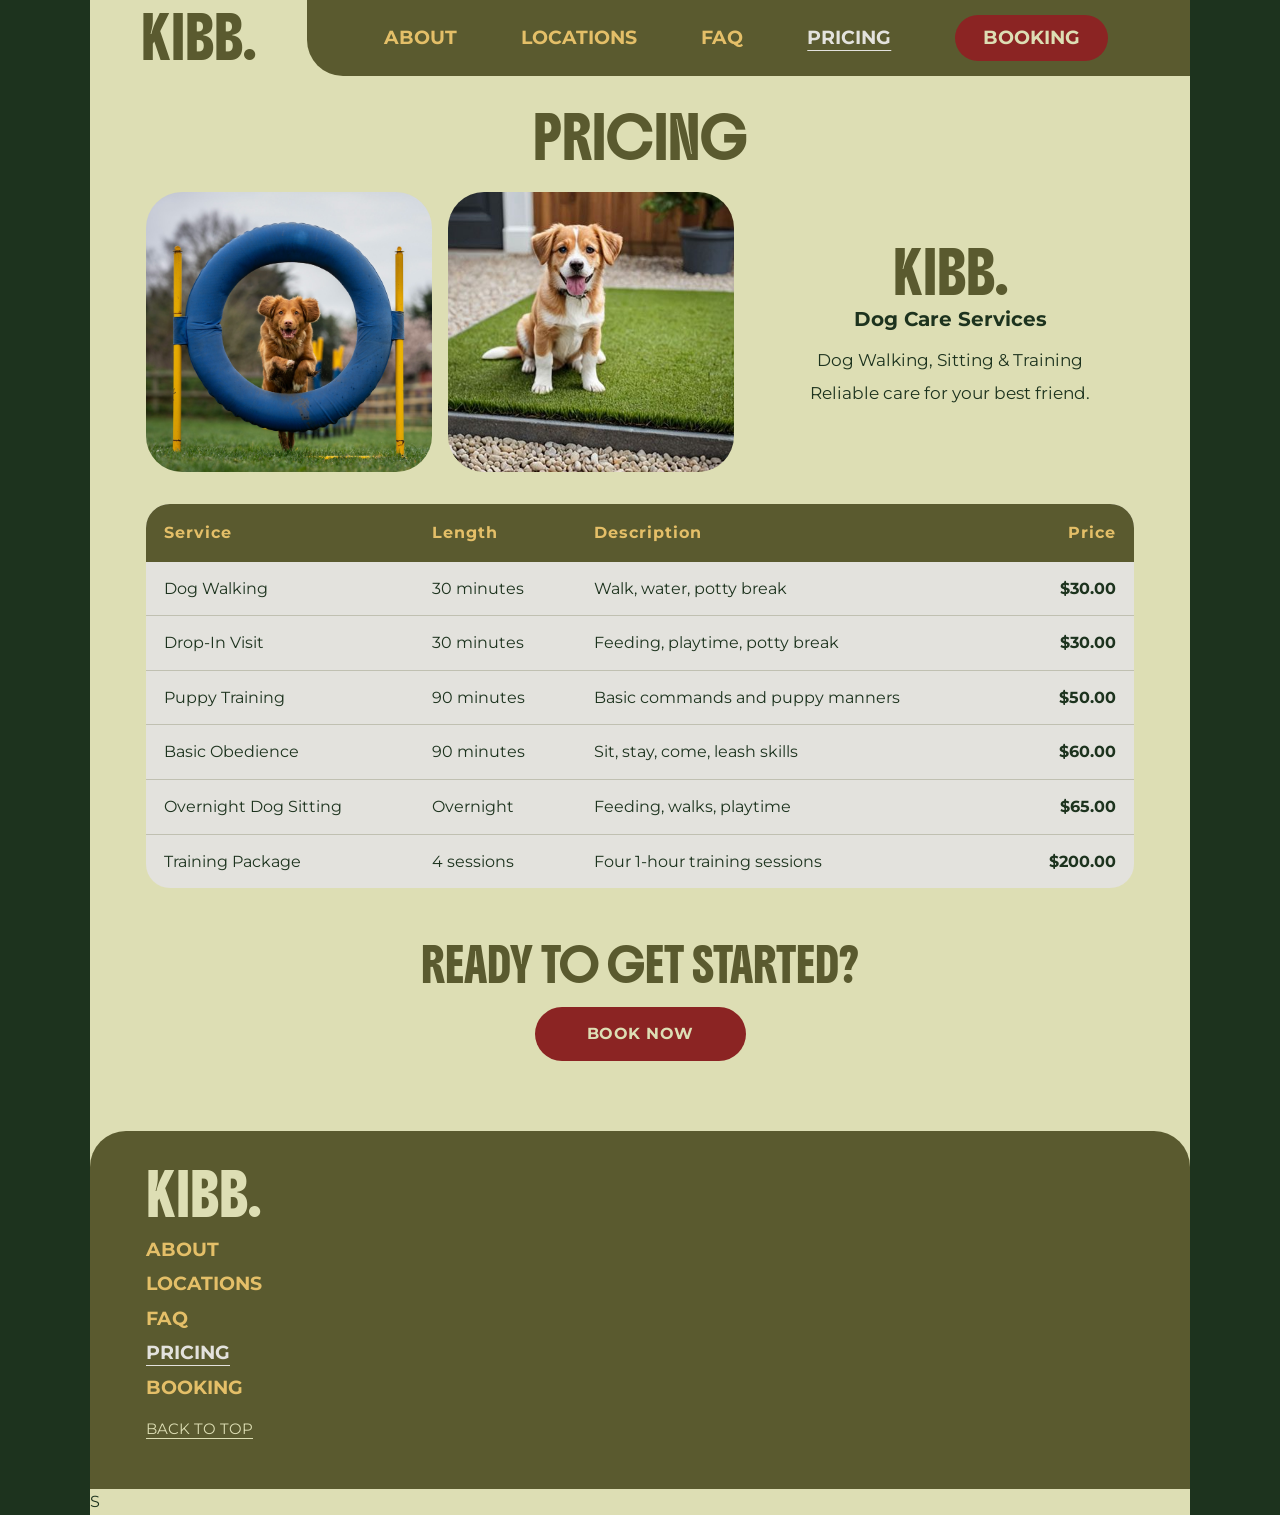
<file: pricing.html>
<!DOCTYPE html>
<html lang="en">

<head>

	<meta charset="UTF-8">
	<meta name="viewport" content="width=device-width, initial-scale=1.0">
	<title>Pricing | KIBB Dog Care</title>
	<link rel="preconnect" href="https://fonts.googleapis.com">
<link rel="preconnect" href="https://fonts.gstatic.com" crossorigin>

<link href="https://fonts.googleapis.com/css2?family=Boldonse&display=swap" rel="stylesheet">

<link href="https://fonts.googleapis.com/css2?family=Montserrat:wght@100..900&display=swap" rel="stylesheet">
<link rel="stylesheet" href="stylep.css">

</head>

<body>
<header class="site-header" id="top">
    <a class="logo" href="index.html">KIBB.</a>

    <nav aria-label="Main">
        <ul id="main-menu">
            <li><a href="ABOUT.html">ABOUT</a></li>
            <li><a href="Locations.html">LOCATIONS</a></li>
            <li><a href="faq.html">FAQ</a></li>
            <li><a href="pricing.html" aria-current="page">PRICING</a></li>
            <li><a class="nav-button" href="booking.html">BOOKING</a></li>
        </ul>
    </nav>
</header>
<main>

    <h2>PRICING</h2>

   <section class="pricing-top">

    <div class="pricing-images">

        <img src="img/laula-co-UXCImW3IVg0-unsplash(1).jpg"
             alt="Dog jumping through an agility obstacle">

        <img src="img/how-to-build-an-outdoor-dog-potty-area-on-concrete-2.jpg"
             alt="Dog sitting in an outdoor potty area">

    </div>

    <div class="company-info">
        <h2>KIBB.</h2>
        <h3>Dog Care Services</h3>
        <p>Dog Walking, Sitting &amp; Training</p>
        <p>Reliable care for your best friend.</p>
    </div>

</section>

<table>
    <tr>
        <th>Service</th>
        <th>Length</th>
        <th>Description</th>
        <th>Price</th>
    </tr>

    <tr>
        <td>Dog Walking</td>
        <td>30 minutes</td>
        <td>Walk, water, potty break</td>
        <td>$30.00</td>
    </tr>

    <tr>
        <td>Drop-In Visit</td>
        <td>30 minutes</td>
        <td>Feeding, playtime, potty break</td>
        <td>$30.00</td>
    </tr>

    <tr>
        <td>Puppy Training</td>
        <td>90 minutes</td>
        <td>Basic commands and puppy manners</td>
        <td>$50.00</td>
    </tr>

    <tr>
        <td>Basic Obedience</td>
        <td>90 minutes</td>
        <td>Sit, stay, come, leash skills</td>
        <td>$60.00</td>
    </tr>

    <tr>
        <td>Overnight Dog Sitting</td>
        <td>Overnight</td>
        <td>Feeding, walks, playtime</td>
        <td>$65.00</td>
    </tr>

    <tr>
        <td>Training Package</td>
        <td>4 sessions</td>
        <td>Four 1-hour training sessions</td>
        <td>$200.00</td>
    </tr>
</table>
   <section class="get-started">
    <h2>READY TO GET STARTED?</h2>
    <a href="booking.html">BOOK NOW</a>
</section> 

</main>


<footer class="site-footer">
		<div class="footer-left">
			<a class="logo footer-logo" href="index.html">KIBB.</a>
			<nav aria-label="Footer">
				<ul>
					<li><a href="ABOUT.html">ABOUT</a></li>
					<li><a href="Locations.html">LOCATIONS</a></li>
					<li><a href="faq.html">FAQ</a></li>
					<li><a href="pricing.html" aria-current="page">PRICING</a></li>
					<li><a class="nav-button" href="booking.html">BOOKING</a></li>
					<li><a class="top-link" href="#top">BACK TO TOP</a></li>
				</ul>
			</nav><!-- end footer nav -->
		</div><!-- end footer-left -->
	</footer><!-- end site-footer -->S
</body>

</html>
</file>
<file: style.css>
/*
dark green: #1D331E
green: #5A5A2F
light green: #DDDEB4
off white: #E3E2DD
red: #8B2423
yellow: #E4BF68
*/

:root {
    --gutter: 56px;
    --page-width: 1100px;
}

html {
    background-color: #1D331E;
}

* {
    box-sizing: border-box;
}

body {
    max-width: var(--page-width);
    margin: 0 auto;
    background-color: #DDDEB4;
    color: #1D331E;
    font-family: 'Montserrat', sans-serif;
    line-height: 1.6;
}

img {
    max-width: 100%;
}

a {
    text-decoration: none;
}

a:focus-visible {
    outline: 3px solid #1D331E;
    outline-offset: 3px;
}

ul {
    list-style-type: none;
    margin: 0;
    padding: 0;
}

h1, h2, h3 {
    margin: 0;
    line-height: inherit;
    color: inherit;
}

.visually-hidden {
    position: absolute;
    width: 1px;
    height: 1px;
    margin: -1px;
    padding: 0;
    overflow: hidden;
    clip: rect(0, 0, 0, 0);
    white-space: nowrap;
    border: 0;
}

.site-header {
    display: flex;
    align-items: stretch;
    background-color: #DDDEB4;
}

.logo {
    display: flex;
    align-items: center;
    padding: 18px clamp(20px, 4vw, 56px);
    font-family: "Boldonse", "Arial Black", sans-serif;
    font-size: clamp(26px, 3.4vw, 40px);
    line-height: 1;
    color: #5A5A2F;
}

.logo:hover {
    color: #5A5A2F;
}

.site-header nav {
    flex: 1;
    display: flex;
    align-items: center;
    padding: 0 var(--gutter) 0 clamp(20px, 4vw, 56px);
    border-radius: 0 0 0 36px;
    background-color: #5A5A2F;
}

.site-header nav ul {
    width: 100%;
    display: flex;
    justify-content: center;
    align-items: center;
    gap: 10px clamp(32px, 5vw, 64px);
}

.site-header nav a,
.footer-left nav a {
    color: #E4BF68;
    font-size: 19px;
    font-weight: 700;
}

.site-header nav a:hover,
.footer-left nav a:hover {
    color: #E3E2DD;
}

.site-header nav a.nav-button {
    display: inline-block;
    padding: 8px 28px;
    border-radius: 999px;
    background-color: #8B2423;
    color: #DDDEB4;
}

.site-header nav a.nav-button:hover,
.site-header nav a.nav-button:focus-visible,
.site-header nav a.nav-button[aria-current="page"] {
    color: #DDDEB4;
}

.site-header nav a.nav-button:hover,
.site-header nav a.nav-button:focus-visible {
    background-color: #8B2423;
    transform: scale(1.1);
}

@media (prefers-reduced-motion: no-preference) {
    .site-header nav a.nav-button {
        transition: transform 0.3s ease;
    }
}

.site-header nav a.nav-button[aria-current="page"] {
    text-decoration: none;
}

.footer-left nav a.top-link {
    display: inline-block;
    margin-top: 10px;
    color: #DDDEB4;
    font-size: 15px;
    font-weight: 400;
    text-decoration: underline;
    text-underline-offset: 4px;
}

.footer-left nav a.top-link:hover {
    color: #E3E2DD;
}

.site-header nav a[aria-current="page"],
.footer-left nav a[aria-current="page"] {
    color: #E3E2DD;
    text-decoration: underline;
    text-underline-offset: 6px;
}

.site-header nav a:focus-visible,
.info-bar a:focus-visible,
.site-footer a:focus-visible {
    outline-color: #E4BF68;
}

.hero {
    display: grid;
    grid-template-columns: 1fr 1fr;
    align-items: center;
    gap: 40px;
    padding: clamp(40px, 6vw, 80px) var(--gutter);
}

.hero-text p {
    margin: 0 0 30px;
    font-size: clamp(18px, 2vw, 24px);
    font-weight: 400;
    line-height: 1.4;
}

.hero-image-wrap {
    position: relative;
    justify-self: center;
    width: min(100%, 420px);
}

.hero-image {
    display: block;
    width: 100%;
    height: auto;
    aspect-ratio: 1 / 1;
    object-fit: cover;
    object-position: 55% 40%;
    border-radius: 50%;
}

.hero-heart {
    position: absolute;
    top: 6%;
    left: 6%;
    color: #8B2423;
    font-size: clamp(48px, 14vw, 64px);
    line-height: 1;
    filter: drop-shadow(0 2px 4px rgba(29, 51, 30, 0.35));
    transform: rotate(-12deg);
}

.hero-heart-small {
    top: auto;
    left: auto;
    bottom: 8%;
    right: 8%;
    font-size: clamp(26px, 7vw, 34px);
    transform: rotate(12deg);
}

.hero-socials h2 {
    margin-bottom: 14px;
    color: #5A5A2F;
    font-size: 22px;
    font-weight: 600;
    letter-spacing: 1px;
}

.hero-socials .social-tiles a {
    background-color: #1D331E;
    color: #E4BF68;
}

.hero-socials .social-tiles a:hover {
    background-color: #5A5A2F;
}

.hero-socials .social-tiles a:focus-visible {
    outline-color: #1D331E;
}

.button {
    display: inline-block;
    padding: 14px 52px;
    border-radius: 999px;
    background-color: #8B2423;
    color: #DDDEB4;
    font-weight: 700;
    letter-spacing: 0.5px;
}

.button:hover,
.button:focus-visible {
    background-color: #1D331E;
    color: #DDDEB4;
    transform: scale(1.1);
}

@media (prefers-reduced-motion: no-preference) {
    .button {
        transition: transform 0.3s ease, background-color 0.3s ease;
    }
}

.info-bar {
    display: grid;
    grid-template-columns: 1fr 300px;
    align-items: stretch;
    gap: 24px;
    padding: 0 24px 0 0;
    background-color: #5A5A2F;
    text-align: center;
}

.info-bar h2,
.site-footer h2 {
    margin-bottom: 14px;
    color: #E4BF68;
    font-size: 22px;
    font-weight: 600;
    letter-spacing: 1px;
}

.info-map-link {
    display: block;
    height: 100%;
    overflow: hidden;
    border-radius: 0 36px 36px 0;
}

.info-map {
    display: block;
    width: 100%;
    height: 100%;
    min-height: 380px;
    object-fit: cover;
    object-position: 60% 45%;
}

.info-map-link:hover .info-map,
.info-map-link:focus-visible .info-map {
    transform: scale(1.05);
}

@media (prefers-reduced-motion: no-preference) {
    .info-map {
        transition: transform 0.4s ease;
    }
}

.info-location {
    align-self: center;
    padding: 20px 0;
}

.info-hours,
.info-phone {
    margin: 0 0 14px;
    color: #DDDEB4;
    font-size: 17px;
    line-height: 1.5;
}

.info-hours strong,
.info-phone strong {
    color: #E4BF68;
    font-weight: 600;
    letter-spacing: 1px;
}

.info-logo {
    display: block;
    margin-bottom: 6px;
    color: #DDDEB4;
    font-family: "Boldonse", "Arial Black", sans-serif;
    font-size: 32px;
    font-weight: 400;
    letter-spacing: 0;
    line-height: 1.2;
}

.info-phone a {
    color: #E4BF68;
    font-weight: 700;
}

.info-phone a:hover {
    color: #E3E2DD;
}

.info-location .button {
    padding: 10px 32px;
    background-color: #E4BF68;
    color: #1D331E;
}

.info-location .button:hover,
.info-location .button:focus-visible {
    background-color: #E3E2DD;
    color: #1D331E;
}

.info-bar address {
    margin: 0 0 16px;
    color: #DDDEB4;
    font-size: 18px;
    font-style: normal;
    line-height: 1.5;
}

.social-tiles {
    display: flex;
    gap: 18px;
}

.social-tiles a {
    width: 56px;
    height: 56px;
    display: flex;
    align-items: center;
    justify-content: center;
    border-radius: 50%;
    background-color: #E4BF68;
    color: #1D331E;
    font-size: 28px;
}

.social-tiles a:hover {
    background-color: #E3E2DD;
}

.offer {
    padding: 40px var(--gutter) 56px;
}

.offer h2,
.reviews h2 {
    color: #5A5A2F;
    font-family: "Boldonse", "Arial Black", sans-serif;
    font-size: clamp(26px, 3.4vw, 40px);
    font-weight: 400;
    line-height: 1.1;
}

.offer h2 {
    margin-bottom: 84px;
    text-align: center;
}

.cards {
    display: grid;
    grid-template-columns: 1fr 1.5fr 1fr;
    align-items: stretch;
    gap: 24px;
}

.cards .card:nth-child(2) {
    align-self: center;
    margin: -24px 0;
}

@media screen and (max-width: 900px) {
    .cards {
        grid-template-columns: minmax(0, 90%);
        justify-content: center;
    }

    .cards .card:nth-child(2) {
        margin: 0;
    }

    .offer h2 {
        margin-bottom: 40px;
    }
}

.card {
    position: relative;
    display: flex;
    flex-direction: column;
    border: none;
    color: inherit;
    overflow: hidden;
    border-radius: 36px;
    background-color: #E3E2DD;
}

.card:hover,
.card:focus-visible {
    position: relative;
    z-index: 1;
    color: inherit;
    transform: scale(1.04);
    box-shadow: 0 12px 28px rgba(29, 51, 30, 0.3);
}

.card:hover .button,
.card:focus-visible .button {
    background-color: #8B2423;
    color: #DDDEB4;
    transform: scale(1.1);
}

@media (prefers-reduced-motion: no-preference) {
    .card {
        transition: transform 0.3s ease, box-shadow 0.3s ease;
    }
}

.card img {
    display: block;
    width: 100%;
    height: auto;
    aspect-ratio: 3 / 2;
    object-fit: cover;
    object-position: center 25%;
    border-radius: 36px 36px 0 0;
}

.card-text {
    flex: 1;
    display: flex;
    flex-direction: column;
    align-items: flex-start;
    padding: 18px 24px 26px;
}

.card-text .button {
    margin-top: auto;
    align-self: center;
    padding: 10px 32px;
}

.card-text ul {
    margin: 0 0 22px;
}

.card-text li {
    position: relative;
    margin-bottom: 8px;
    padding-left: 24px;
    font-size: 16px;
    line-height: 1.5;
}

.card-text li::before {
    content: "\f1b0";
    position: absolute;
    left: 0;
    color: #8B2423;
    font-family: FontAwesome;
    font-size: 14px;
}

.card-text h3 {
    margin-bottom: 6px;
    font-size: 20px;
    font-weight: 700;
}

.card-text p {
    margin: 0 0 20px;
    font-size: 17px;
}

.reviews {
    padding: 40px var(--gutter) 70px;
}

.reviews h2 {
    margin-bottom: 40px;
    text-align: center;
}

.review-carousel {
    max-width: 700px;
    margin: 0 auto;
}

.review-controls {
    display: flex;
    align-items: center;
    justify-content: center;
    gap: 20px;
    margin-top: 24px;
}

.review-carousel .carousel-control-prev,
.review-carousel .carousel-control-next {
    position: static;
    flex-shrink: 0;
    width: 48px;
    height: 48px;
    border: none;
    border-radius: 50%;
    background-color: #5A5A2F;
    opacity: 1;
}

.review-carousel .carousel-control-prev:hover,
.review-carousel .carousel-control-next:hover,
.review-carousel .carousel-control-prev:focus-visible,
.review-carousel .carousel-control-next:focus-visible {
    background-color: #1D331E;
}

.review-carousel .carousel-control-prev-icon,
.review-carousel .carousel-control-next-icon {
    width: 1.2rem;
    height: 1.2rem;
}

.review-carousel .carousel-indicators {
    position: static;
    margin: 0;
}

.review-carousel .carousel-indicators [data-bs-target] {
    background-color: #5A5A2F;
}

.review {
    margin: 0;
    padding: 28px 28px 24px;
    border-radius: 36px;
    background-color: #E3E2DD;
}

.review .stars {
    margin: 0 0 12px;
    color: #8B2423;
    font-size: 24px;
    letter-spacing: 3px;
}

.review blockquote {
    margin: 0 0 16px;
}

.review blockquote p {
    margin: 0;
    font-size: 19px;
}

.review figcaption {
    display: flex;
    align-items: center;
    gap: 14px;
    font-weight: 700;
}

.review figcaption img {
    width: 64px;
    height: 64px;
    flex-shrink: 0;
    object-fit: cover;
    border-radius: 50%;
}

.founder {
    display: grid;
    grid-template-columns: minmax(0, 420px) 1fr;
    align-items: center;
    justify-content: center;
    gap: clamp(32px, 6vw, 80px);
    padding: 20px var(--gutter) 80px;
}

.founder-image {
    display: block;
    width: 100%;
    height: auto;
    aspect-ratio: 4 / 5;
    object-fit: cover;
    object-position: 50% 45%;
    border-radius: 36px;
}

.founder h2 {
    margin-bottom: 24px;
    color: #5A5A2F;
    font-family: "Boldonse", "Arial Black", sans-serif;
    font-size: clamp(26px, 3.4vw, 40px);
    font-weight: 400;
    line-height: 1.1;
}

.founder p {
    margin: 0;
    max-width: 560px;
    font-size: clamp(18px, 2vw, 24px);
    line-height: 1.5;
}

.site-footer {
    display: grid;
    grid-template-columns: auto 1fr;
    gap: 40px;
    padding: 44px var(--gutter);
    border-radius: 36px 36px 0 0;
    background-color: #5A5A2F;
}

.footer-logo {
    padding: 0 0 20px;
    color: #DDDEB4;
}

.footer-logo:hover {
    color: #DDDEB4;
}

.footer-left nav li {
    margin-bottom: 4px;
}

.footer-right {
    display: flex;
    flex-direction: column;
    align-items: flex-end;
    justify-content: space-between;
    gap: 24px;
}

.footer-right .social-tiles {
    display: grid;
    grid-template-columns: repeat(2, 56px);
    gap: 14px;
    margin-top: calc(clamp(26px, 3.4vw, 40px) + 20px);
}

.footer-right p {
    max-width: 560px;
    margin: 0;
    color: #DDDEB4;
    font-size: 19px;
    text-align: right;
}

@media (prefers-reduced-motion: no-preference) {
    html {
        scroll-behavior: smooth;
    }
}

@media screen and (max-width: 800px) {
    :root {
        --gutter: 20px;
    }

    .site-header .logo {
        padding: 14px 20px;
    }

    .site-header nav {
        padding: 10px 20px 10px 12px;
    }

    .site-header nav ul {
        flex-wrap: wrap;
        gap: 10px 28px;
    }

    .site-header nav a,
    .footer-left nav a {
        font-size: 16px;
    }

    .site-header nav a.nav-button {
        padding: 6px 20px;
    }

    .hero,
    .info-bar,
    .founder,
    .site-footer {
        grid-template-columns: 1fr;
    }

    .cards {
        grid-template-columns: minmax(0, 90%);
    }

    .info-bar {
        gap: 0;
        padding: 0 0 8px;
    }

    .info-map-link {
        border-radius: 0 0 36px 36px;
    }

    .info-map-link {
        height: auto;
    }

    .info-map {
        height: 340px;
        min-height: 0;
        object-position: 60% 40%;
    }

    .info-location {
        display: grid;
        grid-template-columns: 1fr 1fr;
        gap: 0 20px;
        align-items: start;
        padding: 32px var(--gutter);
        text-align: center;
    }

    .info-address h2 {
        margin: 0 0 16px;
        font-size: 22px;
        font-weight: 600;
        letter-spacing: 1px;
        line-height: 1.5;
    }

    .info-logo {
        font-size: clamp(24px, 5.2vw, 36px);
    }

    .info-bar address {
        margin: 0;
        font-size: 18px;
    }

    .info-hours,
    .info-phone {
        margin: 0 0 22px;
    }

    .info-phone {
        margin-bottom: 0;
    }

    .info-phone a {
        font-size: 17px;
        font-weight: 700;
        letter-spacing: 0;
    }

    .info-location .button {
        grid-column: 1 / -1;
        justify-self: center;
        margin-top: 28px;
    }

    .hero-image-wrap {
        order: -1;
        width: min(100%, 340px);
    }

    .founder {
        gap: 28px;
        padding-bottom: 56px;
    }

    .hero-text p {
        text-align: center;
    }

    .founder-text {
        display: contents;
    }

    .founder h2 {
        order: -1;
        margin-bottom: 0;
        text-align: center;
    }

    .founder p {
        justify-self: center;
        text-align: center;
    }

    .founder-image {
        justify-self: center;
        max-width: 340px;
    }

    .site-footer {
        grid-template-columns: 1fr auto;
        gap: 24px 20px;
    }

    .footer-right {
        display: contents;
    }

    .footer-right .social-tiles {
        align-self: start;
        justify-self: end;
    }

    .footer-right p {
        grid-column: 1 / -1;
        text-align: left;
    }
}
/* Keep Pricing page centered like the other KIBB pages */
body {
    width: 100%;
    max-width: 1100px;
    margin-left: auto !important;
    margin-right: auto !important;
}
</file>
<file: styleA.css>
/* About page styles. Load after the shared style.css. */
.kibb-about {
    --about-forest: #1d331e;
    --about-olive: #5a5a2f;
    --about-cream: #dddeb4;
    --about-paper: #e3e2dd;
    --about-red: #8b2423;
    --about-gold: #e4bf68;
    --about-gutter: clamp(20px, 5vw, 56px);
}

.kibb-about .about-skip {
    position: absolute;
    z-index: 10;
    top: 8px;
    left: 8px;
    padding: 12px 16px;
    transform: translateY(-150%);
    background: var(--about-forest);
    color: var(--about-paper);
}

.kibb-about .about-skip:focus {
    transform: none;
}

.kibb-about [aria-current="page"] {
    text-decoration: underline;
    text-underline-offset: 0.28em;
}

.kibb-about main {
    background-color: var(--about-cream);
    color: var(--about-forest);
}

.kibb-about main :is(h1, h2) {
    margin: 0 0 20px;
    color: var(--about-olive);
    font-family: "Boldonse", "Arial Black", sans-serif;
    font-size: clamp(1.45rem, 3vw, 2.15rem);
    font-weight: 400;
    line-height: 1.25;
}

.kibb-about main p {
    margin: 0 0 16px;
    line-height: 1.55;
}

.kibb-about :is(.about-intro, .about-story, .about-values, .about-services, .about-cta) {
    padding: clamp(36px, 6vw, 72px) var(--about-gutter);
}

.kibb-about :is(.about-intro, .about-story) {
    display: grid;
    grid-template-columns: repeat(2, minmax(0, 1fr));
    align-items: center;
    gap: clamp(24px, 5vw, 56px);
}

.kibb-about main h1 {
    font-size: clamp(1.85rem, 4.4vw, 3rem);
}

.kibb-about .about-intro p {
    font-size: clamp(1.06rem, 2.15vw, 1.45rem);
    margin-bottom: 24px;
}

.kibb-about :is(.about-hero-photo, .story-photo) {
    display: block;
    width: 100%;
    height: auto;
    aspect-ratio: 1;
    object-fit: cover;
}

.kibb-about .about-hero-photo {
    max-width: 420px;
    justify-self: center;
    border-radius: 50%;
}

.kibb-about .about-story {
    background: var(--about-olive);
    color: var(--about-paper);
}

.kibb-about .about-story h2 {
    color: var(--about-gold);
    scroll-margin-top: 24px;
}

.kibb-about .story-photo {
    aspect-ratio: 5 / 4;
    object-position: center 44%;
    border-radius: 36px;
}

.kibb-about .story-text p:last-child {
    margin-bottom: 0;
}

.kibb-about :is(.about-values, .about-services, .about-cta) h2,
.kibb-about .about-cta {
    text-align: center;
}

.kibb-about :is(.value-list, .service-list) {
    display: grid;
    gap: 16px;
    margin: 28px 0 0;
    padding: 0;
    list-style: none;
}

.kibb-about .value-list {
    grid-template-columns: repeat(4, minmax(0, 1fr));
}

.kibb-about .service-list {
    grid-template-columns: repeat(3, minmax(0, 1fr));
}

.kibb-about :is(.value-list, .service-list) li {
    padding: 24px 18px;
    border-radius: 28px;
}

.kibb-about .value-list li {
    background: var(--about-paper);
    text-align: center;
}

.kibb-about .value-icon {
    display: inline-grid;
    place-items: center;
    width: 52px;
    height: 52px;
    margin-bottom: 16px;
    border-radius: 50%;
    background: var(--about-forest);
    color: var(--about-gold);
    font-size: 22px;
}

.kibb-about main h3 {
    margin: 0 0 8px;
    font-size: 1.1rem;
    font-weight: 700;
}

.kibb-about :is(.value-list, .service-list) p {
    margin: 0;
}

.kibb-about .about-services {
    background: var(--about-forest);
    color: var(--about-paper);
}

.kibb-about .about-services :is(h2, h3) {
    color: var(--about-gold);
}

.kibb-about .service-list li {
    background: var(--about-olive);
}

.kibb-about .service-action {
    margin-top: 28px;
    text-align: center;
}

.kibb-about .about-cta p {
    max-width: 54ch;
    margin: 0 auto 24px;
}

.kibb-about .cta-buttons {
    display: flex;
    flex-wrap: wrap;
    justify-content: center;
    gap: 12px;
}

.kibb-about main .button {
    display: inline-flex;
    min-height: 44px;
    align-items: center;
    justify-content: center;
    padding: 10px 24px;
    border-radius: 999px;
    background: var(--about-red);
    color: var(--about-paper);
    font-weight: 700;
    text-decoration: none;
}

.kibb-about main .button:hover {
    text-decoration: underline;
}

.kibb-about main .button:focus-visible {
    outline: 3px solid currentColor;
    outline-offset: -5px;
}

.kibb-about main :is(.about-services .button, .button-light) {
    background: var(--about-gold);
    color: var(--about-forest);
}

@media (max-width: 900px) {
    .kibb-about .value-list {
        grid-template-columns: repeat(2, minmax(0, 1fr));
    }
}

@media (max-width: 660px) {
    .kibb-about :is(.about-intro, .about-story, .service-list) {
        grid-template-columns: minmax(0, 1fr);
    }

    .kibb-about .about-hero-photo {
        max-width: 300px;
    }

    .kibb-about .story-text {
        order: -1;
    }
}

@media (max-width: 380px) {
    .kibb-about .value-list {
        grid-template-columns: minmax(0, 1fr);
    }
}
</file>
<file: stylef.css>
/* ============================================
   KIBB
   Colors: crimson, khaki, light grey, emerald, olive
   ============================================ */

/* ----- RESET & GLOBAL ----- */
* {
    margin: 0;
    padding: 0;
    box-sizing: border-box;
}

:root {
    /* Palette — shared with styleA.css */
    --crimson: #B22234;
    --crimson-deep: #8B1A2B;
    --crimson-light: #D45A6A;
    
    --khaki: #C3B091;
    --light-grey: #E8E6E1;
    --cream: #FBF8F2;
    
    --emerald: #046A38;
    --olive: #6B6B4E;
    --olive-light: #7F7F5E;
    --sage: #8A9A7B;

    /* StyleA shared palette */
    --about-forest: #1d331e;
    --about-olive: #5a5a2f;
    --about-cream: #dddeb4;
    --about-paper: #e3e2dd;
    --about-red: #8b2423;
    --about-gold: #e4bf68;
    --about-gold-deep: #b8963f; /* logo-safe gold on light backgrounds */
    
    --white: #FFFFFF;
    --dark-text: #2E2E2E;
    --shadow: 0 8px 20px rgba(107, 107, 78, 0.06), 0 2px 6px rgba(0, 0, 0, 0.02);

    /* Typography */
    --font-display: 'Fraunces', Georgia, 'Times New Roman', serif;
    --font-body: 'Inter', 'Segoe UI', Roboto, system-ui, -apple-system, sans-serif;
    --font-logo: 'Boldonse', 'Arial Black', sans-serif;

    /* Spacing */
    --space-1: 0.25rem;
    --space-2: 0.5rem;
    --space-3: 0.75rem;
    --space-4: 1rem;
    --space-6: 1.5rem;
    --space-8: 2rem;
    --space-12: 3rem;
    --gutter: 20px;

    /* Motion */
    --ease-out: cubic-bezier(0.33, 1, 0.68, 1);
    --ease-overshoot: cubic-bezier(0.34, 1.56, 0.64, 1);
    --dur-fast: 200ms;
    --dur-med: 350ms;
}

body {
    background-color: var(--olive);
    background-image:
        radial-gradient(rgba(255, 255, 255, 0.05) 1px, transparent 1px),
        radial-gradient(rgba(255, 255, 255, 0.03) 1px, transparent 1px);
    background-size: 18px 18px, 24px 24px;
    background-position: 0 0, 9px 12px;
    font-family: var(--font-body);
    line-height: 1.6;
    color: var(--dark-text);
    padding: var(--space-6) var(--space-4);
}

::selection {
    background: var(--crimson);
    color: var(--white);
}

:focus-visible {
    outline: 2px solid var(--crimson);
    outline-offset: 3px;
    border-radius: 4px;
}

/* ----- LAYOUT & CARD ----- */
.faq-container {
    max-width: 1100px;
    margin: 0 auto;
    background-color: #E2E8D5;
    border-radius: 2rem;
    box-shadow: var(--shadow);
    padding: var(--space-8);
    border: 1px solid rgba(195, 176, 145, 0.4);
}

/* ============================================
   HEADER & NAVIGATION (synced with styleA.css)
   ============================================ */
.site-header {
    max-width: 1100px;
    margin: 0 auto var(--space-6) auto;
    display: flex;
    flex-wrap: wrap;
    align-items: stretch;
}

.logo {
    display: flex;
    align-items: center;
    padding: 18px clamp(20px, 4vw, 56px);
    font-family: var(--font-logo);
    font-size: clamp(26px, 3.4vw, 40px);
    line-height: 1;
    color: var(--about-gold-deep);
    text-decoration: none;
    transition: opacity var(--dur-fast) ease;
}

.logo:hover {
    opacity: 0.85;
}

.site-header nav {
    flex: 1;
    display: flex;
    align-items: center;
    padding: 0 var(--gutter) 0 clamp(20px, 4vw, 56px);
    border-radius: 0 0 0 36px;
    background-color: var(--about-forest);
}

.site-header nav ul {
    width: 100%;
    display: flex;
    justify-content: center;
    align-items: center;
    gap: 10px clamp(32px, 5vw, 64px);
    list-style: none;
    margin: 0;
    padding: 0;
}

.site-header nav a,
.footer-left nav a {
    color: var(--about-gold);
    font-size: 19px;
    font-weight: 700;
    text-decoration: none;
    transition: opacity var(--dur-fast) ease;
}

.site-header nav a:hover,
.footer-left nav a:hover {
    opacity: 0.8;
    text-decoration: none;
}

.site-header nav a.active,
.site-header nav a[aria-current="page"] {
    color: var(--about-paper);
    text-decoration: underline;
    text-underline-offset: 0.28em;
}

/* ============================================
   BOOKING CTA BUTTON (nav + footer)
   ============================================ */
.site-header nav a.nav-cta,
.footer-left nav a.nav-cta {
    display: inline-flex;
    min-height: 44px;
    align-items: center;
    justify-content: center;
    padding: 8px 24px;
    border-radius: 999px;
    background: var(--crimson);
    color: var(--white);
    font-weight: 700;
    text-decoration: none;
    line-height: 1.2;
    transition: background-color var(--dur-fast) ease, transform var(--dur-fast) var(--ease-out);
}

.site-header nav a.nav-cta:hover,
.footer-left nav a.nav-cta:hover {
    background: var(--crimson-deep);
    color: var(--white);
    opacity: 1;
    text-decoration: underline;
}

.site-header nav a.nav-cta:focus-visible,
.footer-left nav a.nav-cta:focus-visible {
    outline: 3px solid var(--about-gold);
    outline-offset: 3px;
}

/* Prevent the generic active/underline state from overriding the button */
.site-header nav a.nav-cta.active,
.site-header nav a.nav-cta[aria-current="page"],
.footer-left nav a.nav-cta.active,
.footer-left nav a.nav-cta[aria-current="page"] {
    color: var(--white);
    text-decoration: none;
    box-shadow: inset 0 0 0 2px var(--about-gold);
}

/* ============================================
   HERO & LAYOUT
   ============================================ */
.faq-hero {
    margin-bottom: var(--space-8);
    border-radius: 1.5rem;
    overflow: hidden;
    box-shadow: 0 6px 18px rgba(107, 107, 78, 0.1);
    border: 2px solid var(--khaki);
}

.hero-image-wrapper {
    width: 100%;
    aspect-ratio: 21 / 9;
    max-height: 400px;
    position: relative;
}

.hero-image-wrapper img {
    width: 100%;
    height: 100%;
    object-fit: cover;
    display: block;
}

/* Split Layout */
.faq-layout {
    display: grid;
    grid-template-columns: 320px 1fr;
    gap: var(--space-12);
    align-items: start;
}

/* ============================================
   SIDEBAR (Left Column)
   ============================================ */
.faq-sidebar {
    position: sticky;
    top: var(--space-8);
}

.sidebar-image {
    border-radius: 1.5rem;
    overflow: hidden;
    box-shadow: 0 4px 12px rgba(107, 107, 78, 0.12);
    border: 2px solid var(--khaki);
    margin-bottom: var(--space-6);
    aspect-ratio: 3 / 4;
}

.sidebar-image img {
    width: 100%;
    height: 100%;
    object-fit: cover;
    display: block;
}

.sidebar-content {
    text-align: left;
}

.kibb-logo {
    font-size: 2.8rem;
    font-weight: 800;
    letter-spacing: 2px;
    color: var(--crimson);
    background: linear-gradient(135deg, var(--crimson-deep), var(--crimson), var(--crimson-light));
    -webkit-background-clip: text;
    background-clip: text;
    -webkit-text-fill-color: transparent;
    margin-bottom: var(--space-2);
    line-height: 1;
    font-family: var(--font-display);
}

.header-ornament {
    display: flex;
    align-items: center;
    gap: 0.8rem;
    width: 100%;
    margin-bottom: var(--space-4);
}

.ornament-line {
    flex: 1;
    height: 1.5px;
    background: linear-gradient(90deg, transparent, var(--olive), transparent);
    opacity: 0.7;
}

.ornament-diamond {
    color: var(--olive);
    font-size: 0.7rem;
    line-height: 1;
}

.sidebar-intro {
    font-size: 1.05rem;
    color: var(--olive);
    font-weight: 500;
    line-height: 1.6;
}

/* ============================================
   FAQ ITEMS (Right Column)
   ============================================ */
.faq-content {
    min-width: 0;
}

.faq-grid {
    display: flex;
    flex-direction: column;
    gap: 1.1rem;
}

.faq-item {
    background: var(--white);
    border-radius: 1.5rem;
    border: 1px solid rgba(195, 176, 145, 0.3);
    transition: border-color var(--dur-fast) ease, box-shadow var(--dur-fast) ease;
    overflow: hidden;
    box-shadow: 0 2px 8px rgba(0, 0, 0, 0.02);
}

.faq-item:hover {
    border-color: var(--khaki);
    box-shadow: 0 6px 18px rgba(107, 107, 78, 0.08);
}

.faq-question {
    display: flex;
    align-items: center;
    gap: var(--space-4);
    padding: var(--space-6) var(--space-6);
    background-color: var(--white);
    cursor: pointer;
    font-family: var(--font-display);
    font-weight: 600;
    font-size: 1.15rem;
    color: var(--olive);
    border-left: 6px solid var(--khaki);
    transition: background-color var(--dur-fast) ease, border-color var(--dur-fast) ease, color var(--dur-fast) ease;
    user-select: none;
    width: 100%;
    text-align: left;
    border-top: none;
    border-right: none;
    border-bottom: none;
}

.faq-question:hover {
    background-color: #F9F7F2;
    color: var(--crimson);
    border-left-color: var(--crimson-light);
}

.faq-icon {
    font-size: 1.4rem;
    line-height: 1;
    width: 1.8rem;
    text-align: center;
    flex-shrink: 0;
    transition: transform var(--dur-med) var(--ease-out);
}

.faq-question-text {
    flex: 1;
}

.faq-toggle {
    font-size: 1.1rem;
    color: var(--olive);
    font-weight: 400;
    transition: transform var(--dur-med) var(--ease-overshoot), background-color var(--dur-fast) ease, color var(--dur-fast) ease, border-color var(--dur-fast) ease;
    background: var(--light-grey);
    width: 1.8rem;
    height: 1.8rem;
    display: inline-flex;
    align-items: center;
    justify-content: center;
    border-radius: 50%;
    border: 1px solid rgba(107, 107, 78, 0.2);
    flex-shrink: 0;
}

.faq-question:hover .faq-toggle {
    transform: scale(1.08);
}

.faq-answer {
    display: grid;
    grid-template-rows: 0fr;
    transition: grid-template-rows 420ms var(--ease-out);
    background: var(--cream);
    border-left: 6px solid var(--khaki);
    color: var(--dark-text);
}

.faq-answer-inner {
    overflow: hidden;
    padding: 0 var(--space-6);
    border-top: 1px dashed rgba(195, 176, 145, 0.6);
    font-size: 1rem;
    color: #2E2E2E;
    opacity: 0;
    transform: translateY(-6px);
    transition: opacity var(--dur-med) var(--ease-out) 60ms, transform var(--dur-med) var(--ease-out) 60ms, padding var(--dur-med) var(--ease-out);
}

.faq-answer-inner strong {
    color: var(--crimson);
    font-weight: 600;
}

.faq-answer-inner ul {
    margin: 0.6rem 0 0.2rem 1.5rem;
}

.faq-answer-inner li {
    margin-bottom: 0.35rem;
}

.faq-answer-inner li::marker {
    color: var(--crimson-light);
}

.faq-item.active .faq-answer {
    grid-template-rows: 1fr;
}

.faq-item.active .faq-answer-inner {
    opacity: 1;
    transform: translateY(0);
    padding-top: 1rem;
    padding-bottom: 1.5rem;
}

.faq-item.active .faq-toggle {
    transform: rotate(180deg);
    background: var(--crimson);
    color: var(--white);
    border-color: var(--crimson);
}

.faq-item.active .faq-question {
    background: var(--cream);
    border-left-color: var(--crimson);
    color: var(--crimson);
    box-shadow: inset 0 0 0 1px rgba(178, 34, 52, 0.05);
}

.faq-item.active .faq-icon {
    transform: scale(1.05);
}

/* ============================================
   FOOTER (synced with styleA.css palette & layout)
   ============================================ */
.faq-footer {
    display: grid;
    grid-template-columns: auto 1fr;
    gap: 40px;
    margin-top: var(--space-12);
    padding: 44px var(--space-8);
    border-radius: 36px 36px 0 0;
    background-color: var(--about-forest);
    color: var(--about-paper);
}

/* Left Column */
.footer-left {
    display: flex;
    flex-direction: column;
}

.footer-brand {
    display: flex;
    align-items: center;
    gap: var(--space-4);
    padding-bottom: 20px;
}

.footer-photo {
    width: 60px;
    height: 60px;
    border-radius: 50%;
    overflow: hidden;
    border: 2px solid var(--about-gold);
    flex-shrink: 0;
}

.footer-photo img {
    width: 100%;
    height: 100%;
    object-fit: cover;
    display: block;
}

.footer-brand-text {
    display: flex;
    flex-direction: column;
    line-height: 1.2;
}

.footer-brand-text strong {
    font-family: var(--font-logo);
    font-size: 1.5rem;
    color: var(--about-cream);
    letter-spacing: 1px;
}

.footer-brand-text span {
    font-size: 0.85rem;
    text-transform: uppercase;
    letter-spacing: 1.5px;
    color: var(--about-cream);
    font-weight: 600;
}

/* Footer Navigation Links (Gold) */
.footer-left nav ul {
    list-style: none;
    padding: 0;
    margin: 0;
}

.footer-left nav li {
    margin-bottom: 4px;
}

.footer-left nav a {
    color: var(--about-gold);
    font-size: 19px;
    font-weight: 700;
    text-decoration: none;
    transition: opacity var(--dur-fast) ease;
}

.footer-left nav a:hover {
    opacity: 0.8;
    text-decoration: none;
}

.footer-left nav a.active,
.footer-left nav a[aria-current="page"] {
    color: var(--about-paper);
    text-decoration: underline;
    text-underline-offset: 0.28em;
}

/* Right Column */
.footer-right {
    display: flex;
    flex-direction: column;
    align-items: flex-end;
    justify-content: space-between;
    gap: 24px;
}

.footer-details {
    display: flex;
    gap: var(--space-8);
    text-align: right;
}

.footer-block h4 {
    font-family: var(--font-body);
    font-size: 0.85rem;
    text-transform: uppercase;
    letter-spacing: 1.5px;
    color: var(--about-gold);
    margin-bottom: var(--space-2);
    font-weight: 700;
}

.footer-block address,
.footer-block p {
    font-style: normal;
    line-height: 1.7;
    color: var(--about-paper);
    margin: 0;
}

.footer-block a {
    color: var(--about-paper);
    text-decoration: none;
    border-bottom: 1px dotted var(--about-paper);
    transition: color var(--dur-fast) ease, border-bottom-color var(--dur-fast) ease;
}

.footer-block a:hover {
    color: var(--about-gold);
    border-bottom-style: solid;
}

.footer-bottom {
    text-align: right;
}

.back-to-top {
    color: var(--about-paper);
    text-decoration: none;
    font-weight: 600;
    font-size: 0.9rem;
    text-transform: uppercase;
    letter-spacing: 1px;
    display: inline-block;
    padding: 0.5rem 1.5rem;
    border-radius: 50px;
    border: 1px solid rgba(227, 226, 221, 0.3);
    transition: background-color var(--dur-fast) ease, border-color var(--dur-fast) ease;
}

.back-to-top:hover {
    background-color: rgba(227, 226, 221, 0.1);
    border-color: var(--about-paper);
}

/* Mobile Responsive for Footer */
@media (max-width: 800px) {
    .faq-footer {
        grid-template-columns: 1fr auto;
        gap: 24px 20px;
        padding: var(--space-8) var(--space-4);
    }

    .footer-right {
        display: contents;
    }

    .footer-details {
        flex-direction: column;
        align-items: flex-start;
        text-align: left;
        gap: var(--space-4);
    }

    .footer-bottom {
        grid-column: 1 / -1;
        text-align: left;
    }
}

/* ============================================
   RESPONSIVE
   ============================================ */
@media (max-width: 900px) {
    .faq-layout {
        grid-template-columns: 1fr;
        gap: var(--space-8);
    }
    
    .faq-sidebar {
        position: relative;
        top: 0;
        display: flex;
        flex-direction: column;
        align-items: center;
        text-align: center;
    }

    .sidebar-image {
        max-width: 400px;
        width: 100%;
        aspect-ratio: 16 / 9;
    }

    .sidebar-content {
        text-align: center;
    }

    .header-ornament {
        max-width: 300px;
        margin: 0 auto var(--space-4) auto;
    }
}

@media (max-width: 600px) {
    body {
        padding: var(--space-4) var(--space-2);
    }

    .faq-container {
        padding: var(--space-4);
        border-radius: 1.2rem;
    }

    .site-header {
        flex-direction: column;
        align-items: stretch;
    }

    .logo {
        justify-content: center;
        padding: 14px 20px;
    }

    .site-header nav {
        border-radius: 0;
        padding: var(--space-4);
    }

    .site-header nav ul {
        flex-direction: column;
        gap: var(--space-3);
    }

    /* Header CTA full-width when nav stacks */
    .site-header nav a.nav-cta {
        width: 100%;
        padding: 12px 24px;
    }

    /* Footer CTA keeps natural width, left-aligned */
    .footer-left nav a.nav-cta {
        align-self: flex-start;
    }

    .hero-image-wrapper {
        aspect-ratio: 16 / 9;
    }

    .kibb-logo {
        font-size: 2.6rem;
    }

    .faq-question {
        padding: var(--space-4);
        font-size: 1.05rem;
        gap: var(--space-3);
    }

    .faq-icon {
        font-size: 1.2rem;
        width: 1.5rem;
    }

    .faq-toggle {
        width: 1.6rem;
        height: 1.6rem;
        font-size: 1rem;
    }

    .faq-answer-inner {
        padding-left: var(--space-4);
        padding-right: var(--space-4);
    }

    .faq-item.active .faq-answer-inner {
        padding-top: 0.8rem;
        padding-bottom: 1.2rem;
    }
}

/* ============================================
   REDUCED MOTION
   ============================================ */
@media (prefers-reduced-motion: reduce) {
    *,
    *::before,
    *::after {
        animation-duration: 0.01ms !important;
        transition-duration: 0.01ms !important;
        scroll-behavior: auto !important;
    }
}
</file>
<file: styleL.css>
/*
dark green: #1D331E
green: #5A5A2F
light green: #DDDEB4
off white: #E3E2DD
red: #8B2423
yellow: #E4BF68
*/

.locations-intro {
    padding: 40px var(--gutter) 40px;
    text-align: center;
}

.locations-intro h1,
.location-events h2 {
    color: #5A5A2F;
    font-family: "Boldonse", "Arial Black", sans-serif;
    font-size: clamp(26px, 3.4vw, 40px);
    font-weight: 400;
    line-height: 1.1;
}

.locations-intro h1 {
    margin-bottom: 28px;
}

.locations-intro p {
    max-width: 700px;
    margin: 0 auto;
    font-size: clamp(18px, 2vw, 24px);
    line-height: 1.4;
}

.location-finder {
    display: grid;
    grid-template-columns: 1fr 320px;
    align-items: stretch;
    gap: 24px;
    padding: 0 var(--gutter) 56px;
}

.map-wrap {
    overflow: hidden;
    border-radius: 36px;
    background-color: #E3E2DD;
    box-shadow: 0 12px 28px rgba(29, 51, 30, 0.2);
}

.map-link {
    display: block;
    height: 100%;
    overflow: hidden;
}

.location-map {
    display: block;
    width: 100%;
    height: 100%;
    min-height: 440px;
    object-fit: cover;
    object-position: 60% 45%;
}

.map-link:hover .location-map,
.map-link:focus-visible .location-map {
    transform: scale(1.05);
}

@media (prefers-reduced-motion: no-preference) {
    .location-map {
        transition: transform 0.4s ease;
    }
}

.location-card {
    display: flex;
    flex-direction: column;
    justify-content: center;
    padding: 32px 28px;
    border-radius: 36px;
    background-color: #5A5A2F;
    text-align: center;
}

.location-card h2 {
    margin-bottom: 14px;
    color: #E4BF68;
    font-size: 22px;
    font-weight: 600;
    letter-spacing: 1px;
}

.location-card h2 .location-logo {
    display: block;
    margin-bottom: 6px;
    color: #DDDEB4;
    font-family: "Boldonse", "Arial Black", sans-serif;
    font-size: 32px;
    font-weight: 400;
    letter-spacing: 0;
    line-height: 1.2;
}

.location-card address {
    margin: 0 0 22px;
    color: #DDDEB4;
    font-size: 18px;
    font-style: normal;
    line-height: 1.5;
}

.location-hours,
.location-phone {
    margin: 0 0 22px;
    color: #DDDEB4;
    font-size: 17px;
    line-height: 1.5;
}

.location-hours strong,
.location-phone strong {
    color: #E4BF68;
    font-weight: 600;
    letter-spacing: 1px;
}

.location-phone a {
    color: #E4BF68;
    font-weight: 700;
}

.location-phone a:hover {
    color: #E3E2DD;
}

.location-card a:focus-visible {
    outline-color: #E4BF68;
}

.location-col {
    display: contents;
}

.location-card h2 { order: 1; }
.location-card address { order: 2; }
.location-hours { order: 3; }
.location-phone { order: 4; }
.location-card .button:not(.button-light) { order: 5; }
.location-card .button-light { order: 6; }

.location-card .button {
    align-self: center;
    padding: 10px 32px;
    background-color: #E4BF68;
    color: #1D331E;
}

.location-card .button:not(.button-light) {
    margin-bottom: 14px;
}

.location-card .button:hover,
.location-card .button:focus-visible {
    background-color: #E3E2DD;
    color: #1D331E;
}

.location-card .button-light,
.location-card .button-light:hover,
.location-card .button-light:focus-visible {
    background-color: #8B2423;
    color: #DDDEB4;
}

.location-events {
    padding: 0 var(--gutter) 70px;
}

.location-events h2 {
    margin-bottom: 40px;
    text-align: center;
}

.event-list {
    display: grid;
    grid-template-columns: repeat(2, 1fr);
    gap: 24px;
}

.event-list li {
    display: flex;
    align-items: center;
    gap: 22px;
    padding: 24px;
    border-radius: 36px;
    background-color: #E3E2DD;
}

.event-date {
    display: flex;
    flex: 0 0 84px;
    flex-direction: column;
    align-items: center;
    padding: 10px 0 12px;
    border-radius: 20px;
    background-color: #5A5A2F;
    text-align: center;
}

.event-month {
    color: #E4BF68;
    font-size: 15px;
    font-weight: 700;
    letter-spacing: 2px;
}

.event-day {
    color: #DDDEB4;
    font-size: 34px;
    font-weight: 700;
    line-height: 1.1;
}

.event-text h3 {
    margin-bottom: 4px;
    font-size: 20px;
    font-weight: 700;
}

.event-text .event-time {
    margin: 0 0 6px;
    color: #8B2423;
    font-size: 15px;
    font-weight: 700;
    letter-spacing: 1px;
}

.event-text p {
    margin: 0;
    font-size: 17px;
}

.event-list li:hover {
    position: relative;
    z-index: 1;
    transform: scale(1.04);
    box-shadow: 0 12px 28px rgba(29, 51, 30, 0.3);
}

@media (prefers-reduced-motion: no-preference) {
    .event-list li {
        transition: transform 0.3s ease, box-shadow 0.3s ease;
    }
}

@media screen and (max-width: 800px) {
    .location-finder {
        grid-template-columns: 1fr;
        padding-bottom: 40px;
    }

    .location-map {
        min-height: 340px;
    }

    .location-card {
        display: grid;
        grid-template-columns: 1fr 1fr;
        column-gap: 16px;
        padding: 28px 20px;
    }

    .location-col {
        display: flex;
        flex-direction: column;
        align-items: center;
        justify-content: space-between;
    }

    .location-card h2 {
        margin-bottom: 16px;
    }

    .location-card h2 .location-logo {
        font-size: clamp(24px, 5.2vw, 36px);
    }

    .location-card .button,
    .location-card .button:not(.button-light) {
        min-width: 150px;
        margin-bottom: 0;
        padding: 10px 18px;
        font-size: 16px;
        text-align: center;
    }

    .event-list {
        grid-template-columns: minmax(0, 95%);
        justify-content: center;
    }

    .location-events {
        padding-bottom: 56px;
    }
}
</file>
<file: stylep.css>
/*
dark green: #1D331E
green: #5A5A2F
light green: #DDDEB4
off white: #E3E2DD
red: #8B2423
yellow: #E4BF68
*/

:root {
    --gutter: 56px;
    --page-width: 1100px;
}

html {
    background-color: #1D331E;
}

* {
    box-sizing: border-box;
}

body {
    max-width: var(--page-width);
    margin: 0 auto;
    background-color: #DDDEB4;
    color: #1D331E;
    font-family: 'Montserrat', sans-serif;
    line-height: 1.6;
}

img {
    max-width: 100%;
}

a {
    text-decoration: none;
}

a:focus-visible {
    outline: 3px solid #1D331E;
    outline-offset: 3px;
}

ul {
    list-style-type: none;
    margin: 0;
    padding: 0;
}

h1, h2, h3 {
    margin: 0;
    line-height: inherit;
    color: inherit;
}

.visually-hidden {
    position: absolute;
    width: 1px;
    height: 1px;
    margin: -1px;
    padding: 0;
    overflow: hidden;
    clip: rect(0, 0, 0, 0);
    white-space: nowrap;
    border: 0;
}

.site-header {
    display: flex;
    align-items: stretch;
    background-color: #DDDEB4;
}

.logo {
    display: flex;
    align-items: center;
    padding: 18px clamp(20px, 4vw, 56px);
    font-family: "Boldonse", "Arial Black", sans-serif;
    font-size: clamp(26px, 3.4vw, 40px);
    line-height: 1;
    color: #5A5A2F;
}

.logo:hover {
    color: #5A5A2F;
}

.site-header nav {
    flex: 1;
    display: flex;
    align-items: center;
    padding: 0 var(--gutter) 0 clamp(20px, 4vw, 56px);
    border-radius: 0 0 0 36px;
    background-color: #5A5A2F;
}

.site-header nav ul {
    width: 100%;
    display: flex;
    justify-content: center;
    align-items: center;
    gap: 10px clamp(32px, 5vw, 64px);
}

.site-header nav a,
.footer-left nav a {
    color: #E4BF68;
    font-size: 19px;
    font-weight: 700;
}

.site-header nav a:hover,
.footer-left nav a:hover {
    color: #E3E2DD;
}

.site-header nav a.nav-button {
    display: inline-block;
    padding: 8px 28px;
    border-radius: 999px;
    background-color: #8B2423;
    color: #DDDEB4;
}

.site-header nav a.nav-button:hover,
.site-header nav a.nav-button:focus-visible,
.site-header nav a.nav-button[aria-current="page"] {
    color: #DDDEB4;
}

.site-header nav a.nav-button:hover,
.site-header nav a.nav-button:focus-visible {
    background-color: #8B2423;
    transform: scale(1.1);
}

@media (prefers-reduced-motion: no-preference) {
    .site-header nav a.nav-button {
        transition: transform 0.3s ease;
    }
}

.site-header nav a.nav-button[aria-current="page"] {
    text-decoration: none;
}

.footer-left nav a.top-link {
    display: inline-block;
    margin-top: 10px;
    color: #DDDEB4;
    font-size: 15px;
    font-weight: 400;
    text-decoration: underline;
    text-underline-offset: 4px;
}

.footer-left nav a.top-link:hover {
    color: #E3E2DD;
}

.site-header nav a[aria-current="page"],
.footer-left nav a[aria-current="page"] {
    color: #E3E2DD;
    text-decoration: underline;
    text-underline-offset: 6px;
}

.site-header nav a:focus-visible,
.info-bar a:focus-visible,
.site-footer a:focus-visible {
    outline-color: #E4BF68;
}

.hero {
    display: grid;
    grid-template-columns: 1fr 1fr;
    align-items: center;
    gap: 40px;
    padding: clamp(40px, 6vw, 80px) var(--gutter);
}

.hero-text p {
    margin: 0 0 30px;
    font-size: clamp(18px, 2vw, 24px);
    font-weight: 400;
    line-height: 1.4;
}

.hero-image-wrap {
    position: relative;
    justify-self: center;
    width: min(100%, 420px);
}

.hero-image {
    display: block;
    width: 100%;
    height: auto;
    aspect-ratio: 1 / 1;
    object-fit: cover;
    object-position: 55% 40%;
    border-radius: 50%;
}

.hero-heart {
    position: absolute;
    top: 6%;
    left: 6%;
    color: #8B2423;
    font-size: clamp(48px, 14vw, 64px);
    line-height: 1;
    filter: drop-shadow(0 2px 4px rgba(29, 51, 30, 0.35));
    transform: rotate(-12deg);
}

.hero-heart-small {
    top: auto;
    left: auto;
    bottom: 8%;
    right: 8%;
    font-size: clamp(26px, 7vw, 34px);
    transform: rotate(12deg);
}

.hero-socials h2 {
    margin-bottom: 14px;
    color: #5A5A2F;
    font-size: 22px;
    font-weight: 600;
    letter-spacing: 1px;
}

.hero-socials .social-tiles a {
    background-color: #1D331E;
    color: #E4BF68;
}

.hero-socials .social-tiles a:hover {
    background-color: #5A5A2F;
}

.hero-socials .social-tiles a:focus-visible {
    outline-color: #1D331E;
}

.button {
    display: inline-block;
    padding: 14px 52px;
    border-radius: 999px;
    background-color: #8B2423;
    color: #DDDEB4;
    font-weight: 700;
    letter-spacing: 0.5px;
}

.button:hover,
.button:focus-visible {
    background-color: #1D331E;
    color: #DDDEB4;
    transform: scale(1.1);
}

@media (prefers-reduced-motion: no-preference) {
    .button {
        transition: transform 0.3s ease, background-color 0.3s ease;
    }
}

.info-bar {
    display: grid;
    grid-template-columns: 1fr 300px;
    align-items: stretch;
    gap: 24px;
    padding: 0 24px 0 0;
    background-color: #5A5A2F;
    text-align: center;
}

.info-bar h2,
.site-footer h2 {
    margin-bottom: 14px;
    color: #E4BF68;
    font-size: 22px;
    font-weight: 600;
    letter-spacing: 1px;
}

.info-map-link {
    display: block;
    height: 100%;
    overflow: hidden;
    border-radius: 0 36px 36px 0;
}

.info-map {
    display: block;
    width: 100%;
    height: 100%;
    min-height: 380px;
    object-fit: cover;
    object-position: 60% 45%;
}

.info-map-link:hover .info-map,
.info-map-link:focus-visible .info-map {
    transform: scale(1.05);
}

@media (prefers-reduced-motion: no-preference) {
    .info-map {
        transition: transform 0.4s ease;
    }
}

.info-location {
    align-self: center;
    padding: 20px 0;
}

.info-hours,
.info-phone {
    margin: 0 0 14px;
    color: #DDDEB4;
    font-size: 17px;
    line-height: 1.5;
}

.info-hours strong,
.info-phone strong {
    color: #E4BF68;
    font-weight: 600;
    letter-spacing: 1px;
}

.info-logo {
    display: block;
    margin-bottom: 6px;
    color: #DDDEB4;
    font-family: "Boldonse", "Arial Black", sans-serif;
    font-size: 32px;
    font-weight: 400;
    letter-spacing: 0;
    line-height: 1.2;
}

.info-phone a {
    color: #E4BF68;
    font-weight: 700;
}

.info-phone a:hover {
    color: #E3E2DD;
}

.info-location .button {
    padding: 10px 32px;
    background-color: #E4BF68;
    color: #1D331E;
}

.info-location .button:hover,
.info-location .button:focus-visible {
    background-color: #E3E2DD;
    color: #1D331E;
}

.info-bar address {
    margin: 0 0 16px;
    color: #DDDEB4;
    font-size: 18px;
    font-style: normal;
    line-height: 1.5;
}

.social-tiles {
    display: flex;
    gap: 18px;
}

.social-tiles a {
    width: 56px;
    height: 56px;
    display: flex;
    align-items: center;
    justify-content: center;
    border-radius: 50%;
    background-color: #E4BF68;
    color: #1D331E;
    font-size: 28px;
}

.social-tiles a:hover {
    background-color: #E3E2DD;
}

.offer {
    padding: 40px var(--gutter) 56px;
}

.offer h2,
.reviews h2 {
    color: #5A5A2F;
    font-family: "Boldonse", "Arial Black", sans-serif;
    font-size: clamp(26px, 3.4vw, 40px);
    font-weight: 400;
    line-height: 1.1;
}

.offer h2 {
    margin-bottom: 84px;
    text-align: center;
}

.cards {
    display: grid;
    grid-template-columns: 1fr 1.5fr 1fr;
    align-items: stretch;
    gap: 24px;
}

.cards .card:nth-child(2) {
    align-self: center;
    margin: -24px 0;
}

@media screen and (max-width: 900px) {
    .cards {
        grid-template-columns: minmax(0, 90%);
        justify-content: center;
    }

    .cards .card:nth-child(2) {
        margin: 0;
    }

    .offer h2 {
        margin-bottom: 40px;
    }
}

.card {
    position: relative;
    display: flex;
    flex-direction: column;
    border: none;
    color: inherit;
    overflow: hidden;
    border-radius: 36px;
    background-color: #E3E2DD;
}

.card:hover,
.card:focus-visible {
    position: relative;
    z-index: 1;
    color: inherit;
    transform: scale(1.04);
    box-shadow: 0 12px 28px rgba(29, 51, 30, 0.3);
}

.card:hover .button,
.card:focus-visible .button {
    background-color: #8B2423;
    color: #DDDEB4;
    transform: scale(1.1);
}

@media (prefers-reduced-motion: no-preference) {
    .card {
        transition: transform 0.3s ease, box-shadow 0.3s ease;
    }
}

.card img {
    display: block;
    width: 100%;
    height: auto;
    aspect-ratio: 3 / 2;
    object-fit: cover;
    object-position: center 25%;
    border-radius: 36px 36px 0 0;
}

.card-text {
    flex: 1;
    display: flex;
    flex-direction: column;
    align-items: flex-start;
    padding: 18px 24px 26px;
}

.card-text .button {
    margin-top: auto;
    align-self: center;
    padding: 10px 32px;
}

.card-text ul {
    margin: 0 0 22px;
}

.card-text li {
    position: relative;
    margin-bottom: 8px;
    padding-left: 24px;
    font-size: 16px;
    line-height: 1.5;
}

.card-text li::before {
    content: "\f1b0";
    position: absolute;
    left: 0;
    color: #8B2423;
    font-family: FontAwesome;
    font-size: 14px;
}

.card-text h3 {
    margin-bottom: 6px;
    font-size: 20px;
    font-weight: 700;
}

.card-text p {
    margin: 0 0 20px;
    font-size: 17px;
}

.reviews {
    padding: 40px var(--gutter) 70px;
}

.reviews h2 {
    margin-bottom: 40px;
    text-align: center;
}

.review-carousel {
    max-width: 700px;
    margin: 0 auto;
}

.review-controls {
    display: flex;
    align-items: center;
    justify-content: center;
    gap: 20px;
    margin-top: 24px;
}

.review-carousel .carousel-control-prev,
.review-carousel .carousel-control-next {
    position: static;
    flex-shrink: 0;
    width: 48px;
    height: 48px;
    border: none;
    border-radius: 50%;
    background-color: #5A5A2F;
    opacity: 1;
}

.review-carousel .carousel-control-prev:hover,
.review-carousel .carousel-control-next:hover,
.review-carousel .carousel-control-prev:focus-visible,
.review-carousel .carousel-control-next:focus-visible {
    background-color: #1D331E;
}

.review-carousel .carousel-control-prev-icon,
.review-carousel .carousel-control-next-icon {
    width: 1.2rem;
    height: 1.2rem;
}

.review-carousel .carousel-indicators {
    position: static;
    margin: 0;
}

.review-carousel .carousel-indicators [data-bs-target] {
    background-color: #5A5A2F;
}

.review {
    margin: 0;
    padding: 28px 28px 24px;
    border-radius: 36px;
    background-color: #E3E2DD;
}

.review .stars {
    margin: 0 0 12px;
    color: #8B2423;
    font-size: 24px;
    letter-spacing: 3px;
}

.review blockquote {
    margin: 0 0 16px;
}

.review blockquote p {
    margin: 0;
    font-size: 19px;
}

.review figcaption {
    display: flex;
    align-items: center;
    gap: 14px;
    font-weight: 700;
}

.review figcaption img {
    width: 64px;
    height: 64px;
    flex-shrink: 0;
    object-fit: cover;
    border-radius: 50%;
}

.founder {
    display: grid;
    grid-template-columns: minmax(0, 420px) 1fr;
    align-items: center;
    justify-content: center;
    gap: clamp(32px, 6vw, 80px);
    padding: 20px var(--gutter) 80px;
}

.founder-image {
    display: block;
    width: 100%;
    height: auto;
    aspect-ratio: 4 / 5;
    object-fit: cover;
    object-position: 50% 45%;
    border-radius: 36px;
}

.founder h2 {
    margin-bottom: 24px;
    color: #5A5A2F;
    font-family: "Boldonse", "Arial Black", sans-serif;
    font-size: clamp(26px, 3.4vw, 40px);
    font-weight: 400;
    line-height: 1.1;
}

.founder p {
    margin: 0;
    max-width: 560px;
    font-size: clamp(18px, 2vw, 24px);
    line-height: 1.5;
}

.site-footer {
    display: grid;
    grid-template-columns: auto 1fr;
    gap: 40px;
    padding: 44px var(--gutter);
    border-radius: 36px 36px 0 0;
    background-color: #5A5A2F;
}

.footer-logo {
    padding: 0 0 20px;
    color: #DDDEB4;
}

.footer-logo:hover {
    color: #DDDEB4;
}

.footer-left nav li {
    margin-bottom: 4px;
}

.footer-right {
    display: flex;
    flex-direction: column;
    align-items: flex-end;
    justify-content: space-between;
    gap: 24px;
}

.footer-right .social-tiles {
    display: grid;
    grid-template-columns: repeat(2, 56px);
    gap: 14px;
    margin-top: calc(clamp(26px, 3.4vw, 40px) + 20px);
}

.footer-right p {
    max-width: 560px;
    margin: 0;
    color: #DDDEB4;
    font-size: 19px;
    text-align: right;
}

@media (prefers-reduced-motion: no-preference) {
    html {
        scroll-behavior: smooth;
    }
}

@media screen and (max-width: 800px) {
    :root {
        --gutter: 20px;
    }

    .site-header .logo {
        padding: 14px 20px;
    }

    .site-header nav {
        padding: 10px 20px 10px 12px;
    }

    .site-header nav ul {
        flex-wrap: wrap;
        gap: 10px 28px;
    }

    .site-header nav a,
    .footer-left nav a {
        font-size: 16px;
    }

    .site-header nav a.nav-button {
        padding: 6px 20px;
    }

    .hero,
    .info-bar,
    .founder,
    .site-footer {
        grid-template-columns: 1fr;
    }

    .cards {
        grid-template-columns: minmax(0, 90%);
    }

    .info-bar {
        gap: 0;
        padding: 0 0 8px;
    }

    .info-map-link {
        border-radius: 0 0 36px 36px;
    }

    .info-map-link {
        height: auto;
    }

    .info-map {
        height: 340px;
        min-height: 0;
        object-position: 60% 40%;
    }

    .info-location {
        display: grid;
        grid-template-columns: 1fr 1fr;
        gap: 0 20px;
        align-items: start;
        padding: 32px var(--gutter);
        text-align: center;
    }

    .info-address h2 {
        margin: 0 0 16px;
        font-size: 22px;
        font-weight: 600;
        letter-spacing: 1px;
        line-height: 1.5;
    }

    .info-logo {
        font-size: clamp(24px, 5.2vw, 36px);
    }

    .info-bar address {
        margin: 0;
        font-size: 18px;
    }

    .info-hours,
    .info-phone {
        margin: 0 0 22px;
    }

    .info-phone {
        margin-bottom: 0;
    }

    .info-phone a {
        font-size: 17px;
        font-weight: 700;
        letter-spacing: 0;
    }

    .info-location .button {
        grid-column: 1 / -1;
        justify-self: center;
        margin-top: 28px;
    }

    .hero-image-wrap {
        order: -1;
        width: min(100%, 340px);
    }

    .founder {
        gap: 28px;
        padding-bottom: 56px;
    }

    .hero-text p {
        text-align: center;
    }

    .founder-text {
        display: contents;
    }

    .founder h2 {
        order: -1;
        margin-bottom: 0;
        text-align: center;
    }

    .founder p {
        justify-self: center;
        text-align: center;
    }

    .founder-image {
        justify-self: center;
        max-width: 340px;
    }

    .site-footer {
        grid-template-columns: 1fr auto;
        gap: 24px 20px;
    }

    .footer-right {
        display: contents;
    }

    .footer-right .social-tiles {
        align-self: start;
        justify-self: end;
    }

    .footer-right p {
        grid-column: 1 / -1;
        text-align: left;
    }
}
/* Keep Pricing page centered like the other KIBB pages */
body {
    width: 100%;
    max-width: 1100px;
    margin-left: auto !important;
    margin-right: auto !important;
}

/* ===== PRICING PAGE ===== */

main > h2 {
    padding: 40px var(--gutter) 0;
    color: #5A5A2F;
    font-family: "Boldonse", "Arial Black", sans-serif;
    font-size: clamp(26px, 3.4vw, 40px);
    font-weight: 400;
    line-height: 1.1;
    text-align: center;
}

.pricing-top {
    display: grid;
    grid-template-columns: 1.6fr 1fr;
    align-items: center;
    gap: 32px;
    padding: 32px var(--gutter);
}

.pricing-images {
    display: grid;
    grid-template-columns: 1fr 1fr;
    gap: 16px;
}

.pricing-images img {
    display: block;
    width: 100%;
    height: 280px;
    object-fit: cover;
    border-radius: 36px;
}

.company-info {
    text-align: center;
}

.company-info h2 {
    margin-bottom: 8px;
    color: #5A5A2F;
    font-family: "Boldonse", "Arial Black", sans-serif;
    font-size: clamp(26px, 3.4vw, 40px);
    font-weight: 400;
    line-height: 1.1;
}

.company-info h3 {
    margin-bottom: 12px;
    font-size: 20px;
    font-weight: 700;
}

.company-info p {
    margin: 0 0 6px;
    font-size: 17px;
}

table {
    width: calc(100% - (var(--gutter) * 2));
    margin: 0 var(--gutter) 40px;
    border-collapse: separate;
    border-spacing: 0;
    overflow: hidden;
    border-radius: 24px;
    background-color: #E3E2DD;
}

th {
    padding: 16px 18px;
    background-color: #5A5A2F;
    color: #E4BF68;
    font-weight: 700;
    letter-spacing: 1px;
    text-align: left;
}

td {
    padding: 14px 18px;
    border-bottom: 1px solid rgba(90, 90, 47, 0.25);
}

tr:last-child td {
    border-bottom: none;
}

td:last-child,
th:last-child {
    text-align: right;
    font-weight: 700;
}

.get-started {
    padding: 20px var(--gutter) 70px;
    text-align: center;
}

.get-started h2 {
    margin-bottom: 24px;
    color: #5A5A2F;
    font-family: "Boldonse", "Arial Black", sans-serif;
    font-size: clamp(22px, 2.8vw, 32px);
    font-weight: 400;
    line-height: 1.1;
}

.get-started a {
    display: inline-block;
    padding: 14px 52px;
    border-radius: 999px;
    background-color: #8B2423;
    color: #DDDEB4;
    font-weight: 700;
    letter-spacing: 0.5px;
}

.get-started a:hover,
.get-started a:focus-visible {
    background-color: #1D331E;
    transform: scale(1.1);
}

@media (prefers-reduced-motion: no-preference) {
    .get-started a {
        transition: transform 0.3s ease, background-color 0.3s ease;
    }
}

@media screen and (max-width: 800px) {
    .pricing-top {
        grid-template-columns: 1fr;
    }

    .pricing-images img {
        height: 200px;
    }

    table {
        font-size: 14px;
    }

    th,
    td {
        padding: 10px 8px;
    }
}
</file>
